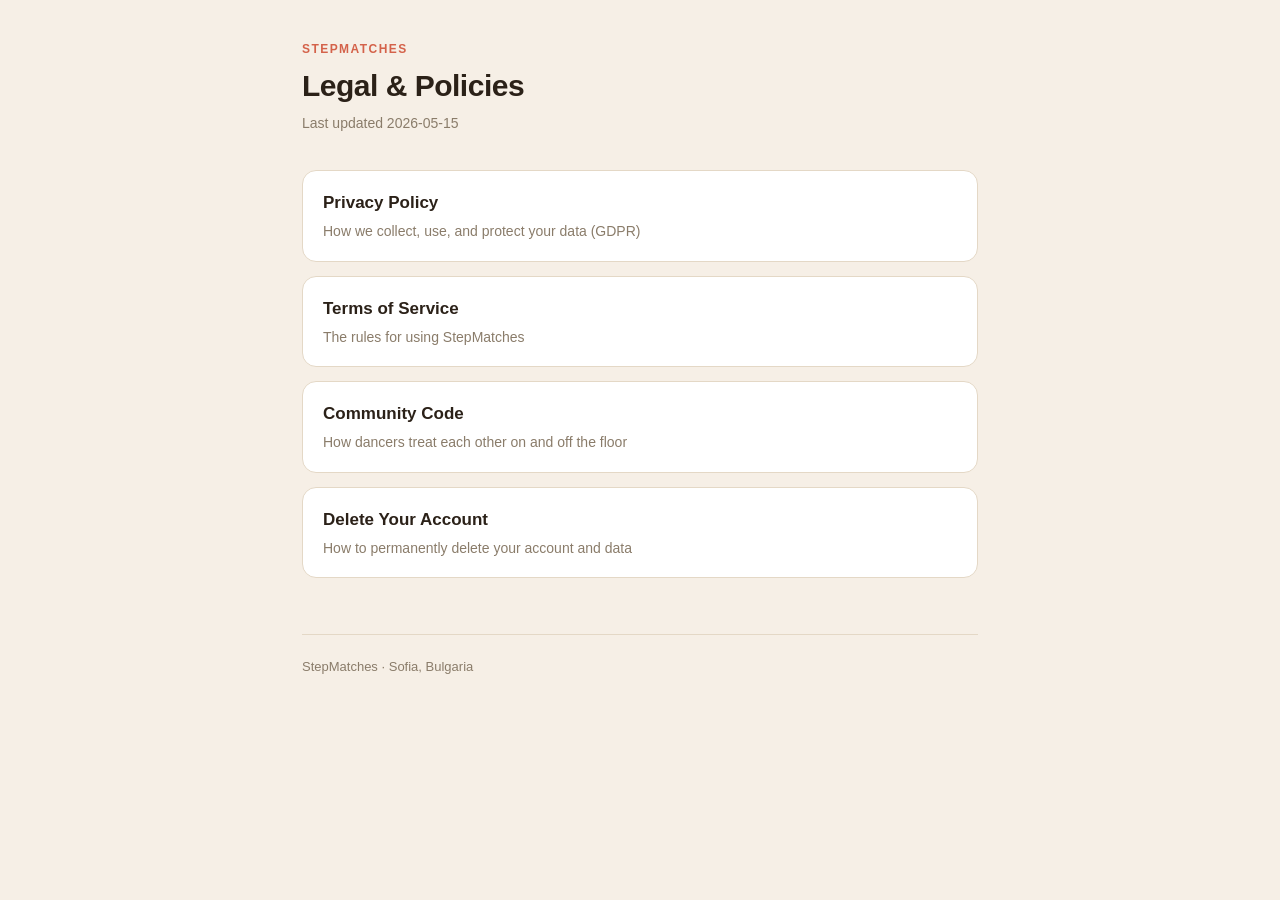
<file: index.html>
<!doctype html>
<html lang="en">
<head>
<meta charset="utf-8">
<meta name="viewport" content="width=device-width, initial-scale=1">
<title>StepMatches — Legal & Policies</title>
<link rel="stylesheet" href="style.css">
</head>
<body>
<main class="wrap">
  <p class="eyebrow">StepMatches</p>
  <h1>Legal &amp; Policies</h1>
  <p class="updated">Last updated 2026-05-15</p>

  <ul class="home-list">
    <li><a href="privacy.html">Privacy Policy<small>How we collect, use, and protect your data (GDPR)</small></a></li>
    <li><a href="terms.html">Terms of Service<small>The rules for using StepMatches</small></a></li>
    <li><a href="community-code.html">Community Code<small>How dancers treat each other on and off the floor</small></a></li>
    <li><a href="account-deletion.html">Delete Your Account<small>How to permanently delete your account and data</small></a></li>
  </ul>

  <footer>
    StepMatches · Sofia, Bulgaria
  </footer>
</main>
</body>
</html>
</file>
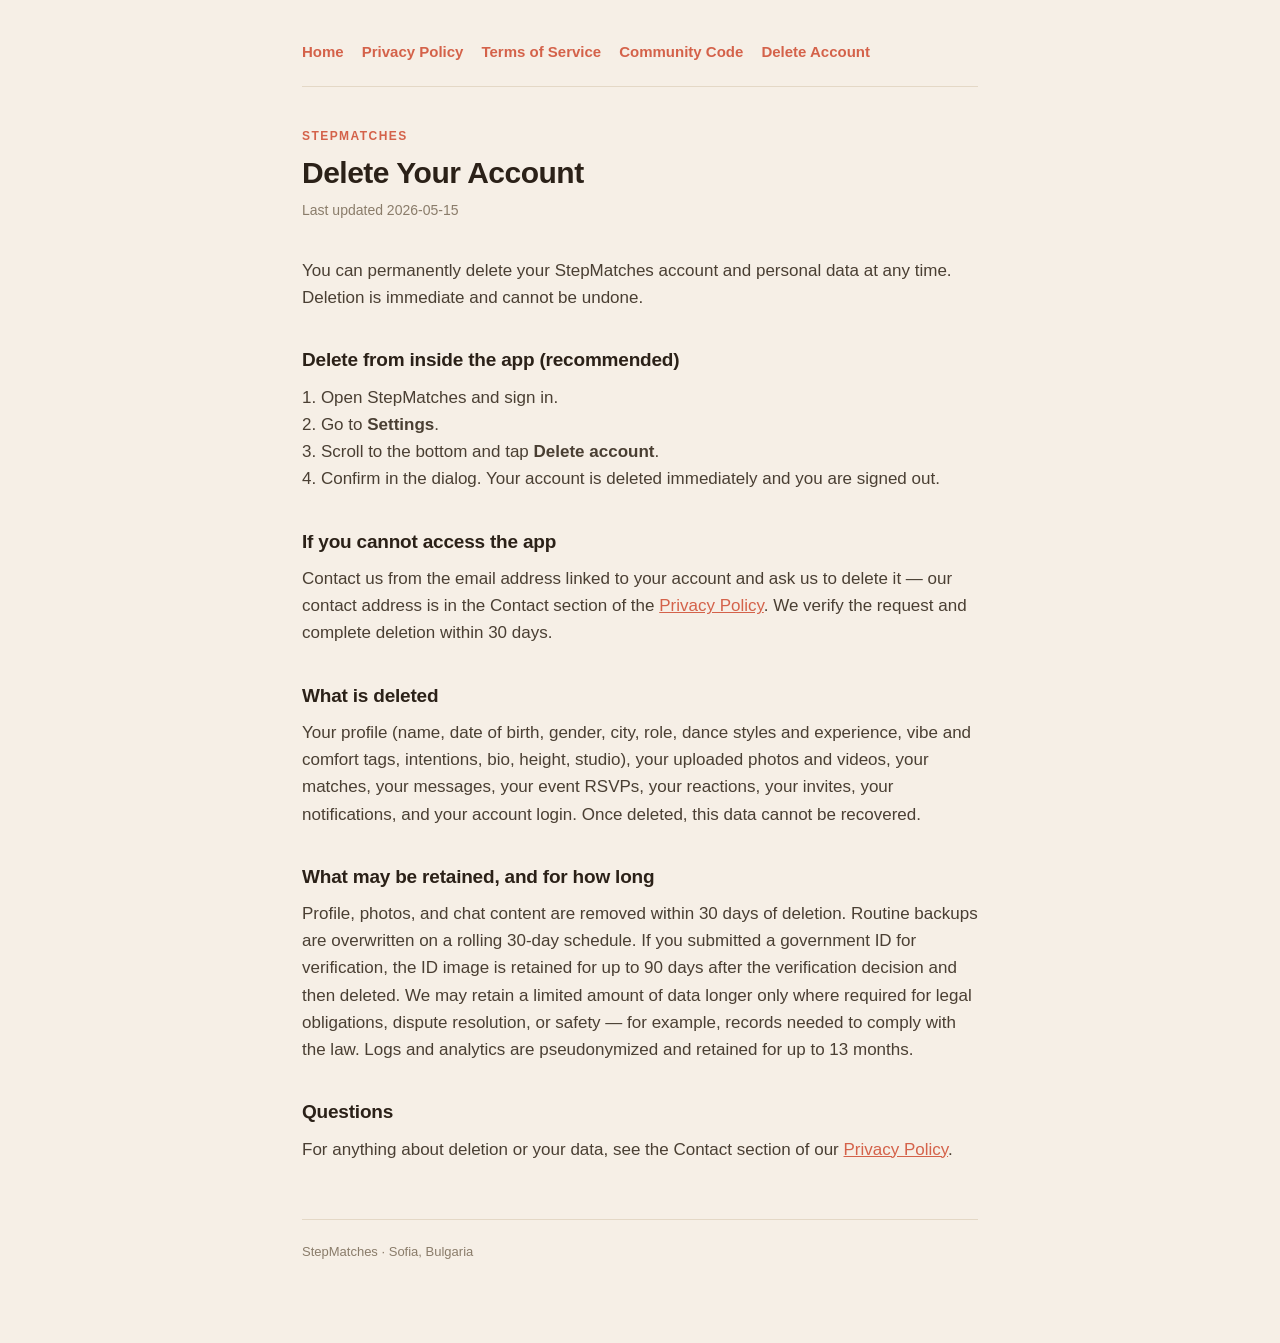
<file: account-deletion.html>
<!doctype html>
<html lang="en">
<head>
<meta charset="utf-8">
<meta name="viewport" content="width=device-width, initial-scale=1">
<title>StepMatches — Delete Your Account</title>
<link rel="stylesheet" href="style.css">
</head>
<body>
<main class="wrap">
  <nav class="nav">
    <a href="index.html">Home</a>
    <a href="privacy.html">Privacy Policy</a>
    <a href="terms.html">Terms of Service</a>
    <a href="community-code.html">Community Code</a>
    <a href="account-deletion.html">Delete Account</a>
  </nav>

  <p class="eyebrow">StepMatches</p>
  <h1>Delete Your Account</h1>
  <p class="updated">Last updated 2026-05-15</p>

  <p>You can permanently delete your StepMatches account and personal data at any time. Deletion is immediate and cannot be undone.</p>

  <h2>Delete from inside the app (recommended)</h2>
  <p>1. Open StepMatches and sign in.<br>
     2. Go to <strong>Settings</strong>.<br>
     3. Scroll to the bottom and tap <strong>Delete account</strong>.<br>
     4. Confirm in the dialog. Your account is deleted immediately and you are signed out.</p>

  <h2>If you cannot access the app</h2>
  <p>Contact us from the email address linked to your account and ask us to delete it — our contact address is in the Contact section of the <a href="privacy.html">Privacy Policy</a>. We verify the request and complete deletion within 30 days.</p>

  <h2>What is deleted</h2>
  <p>Your profile (name, date of birth, gender, city, role, dance styles and experience, vibe and comfort tags, intentions, bio, height, studio), your uploaded photos and videos, your matches, your messages, your event RSVPs, your reactions, your invites, your notifications, and your account login. Once deleted, this data cannot be recovered.</p>

  <h2>What may be retained, and for how long</h2>
  <p>Profile, photos, and chat content are removed within 30 days of deletion. Routine backups are overwritten on a rolling 30-day schedule. If you submitted a government ID for verification, the ID image is retained for up to 90 days after the verification decision and then deleted. We may retain a limited amount of data longer only where required for legal obligations, dispute resolution, or safety — for example, records needed to comply with the law. Logs and analytics are pseudonymized and retained for up to 13 months.</p>

  <h2>Questions</h2>
  <p>For anything about deletion or your data, see the Contact section of our <a href="privacy.html">Privacy Policy</a>.</p>

  <footer>StepMatches · Sofia, Bulgaria</footer>
</main>
</body>
</html>
</file>
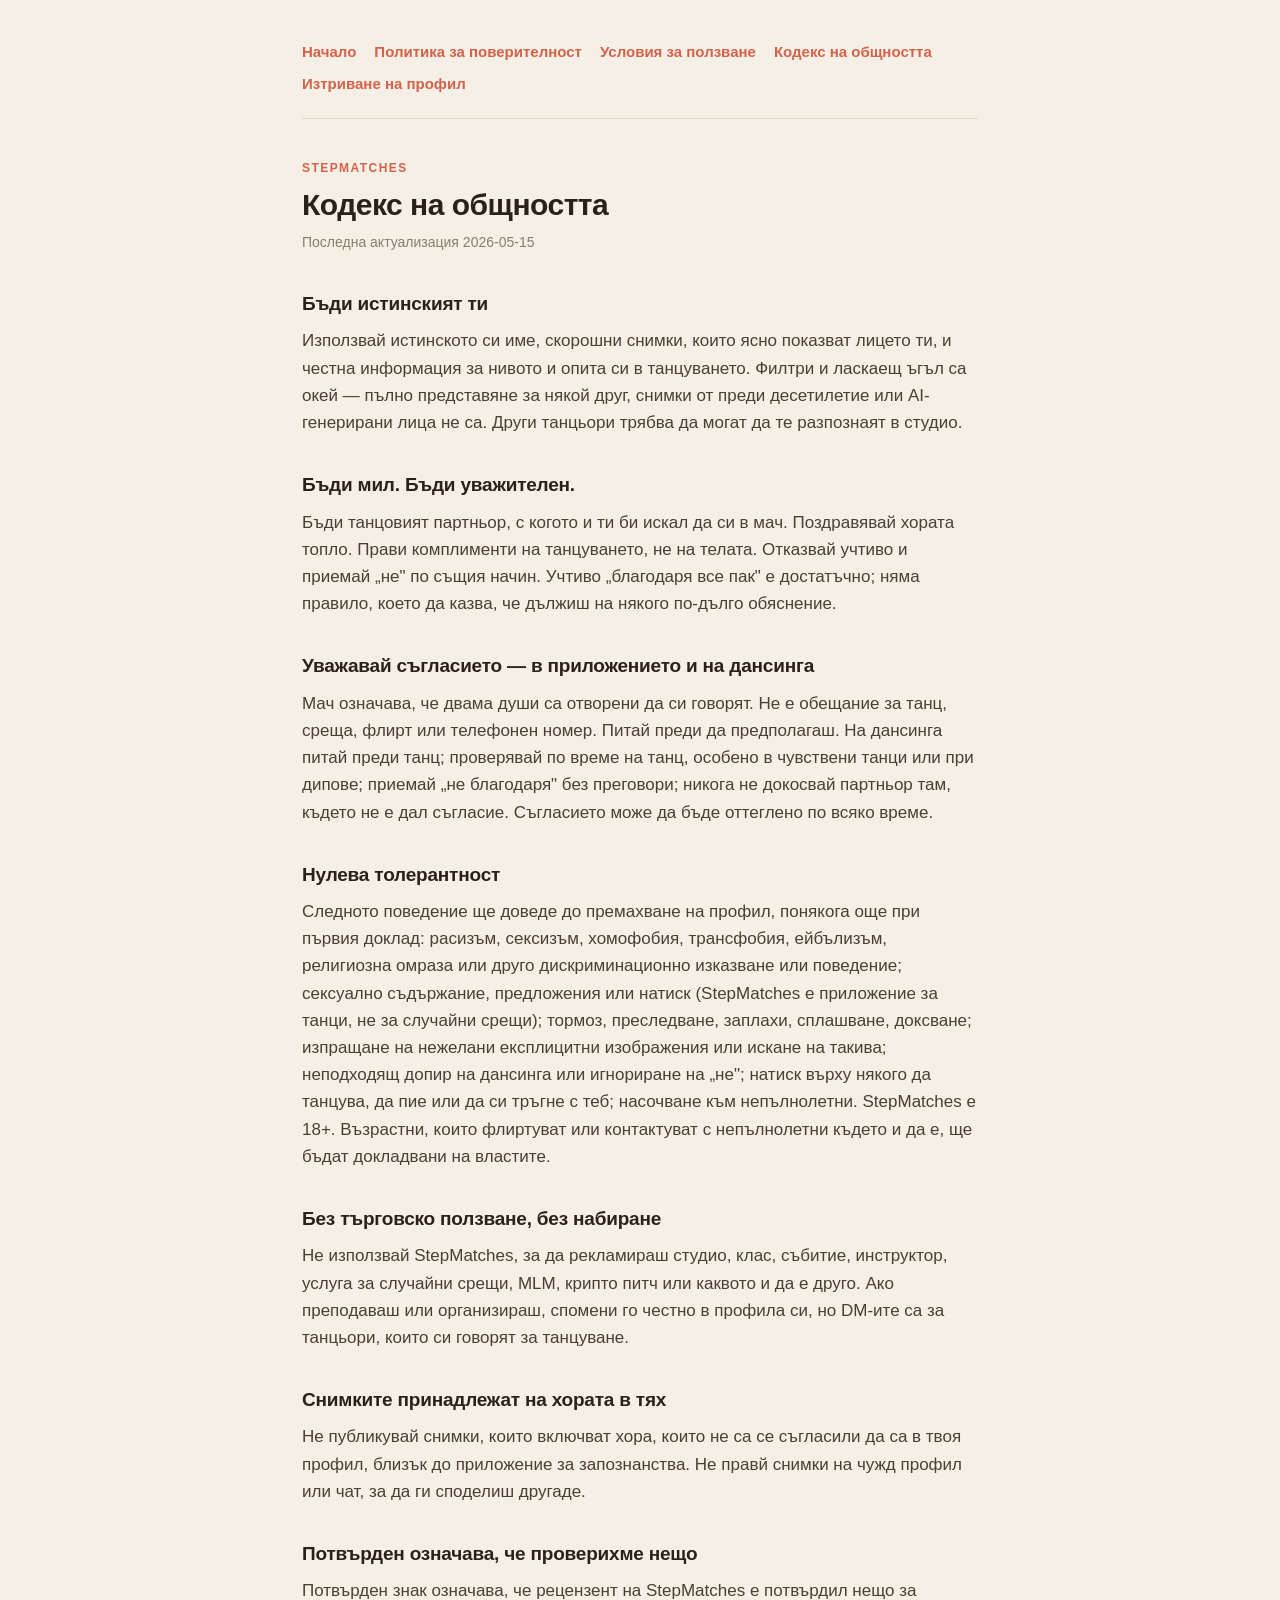
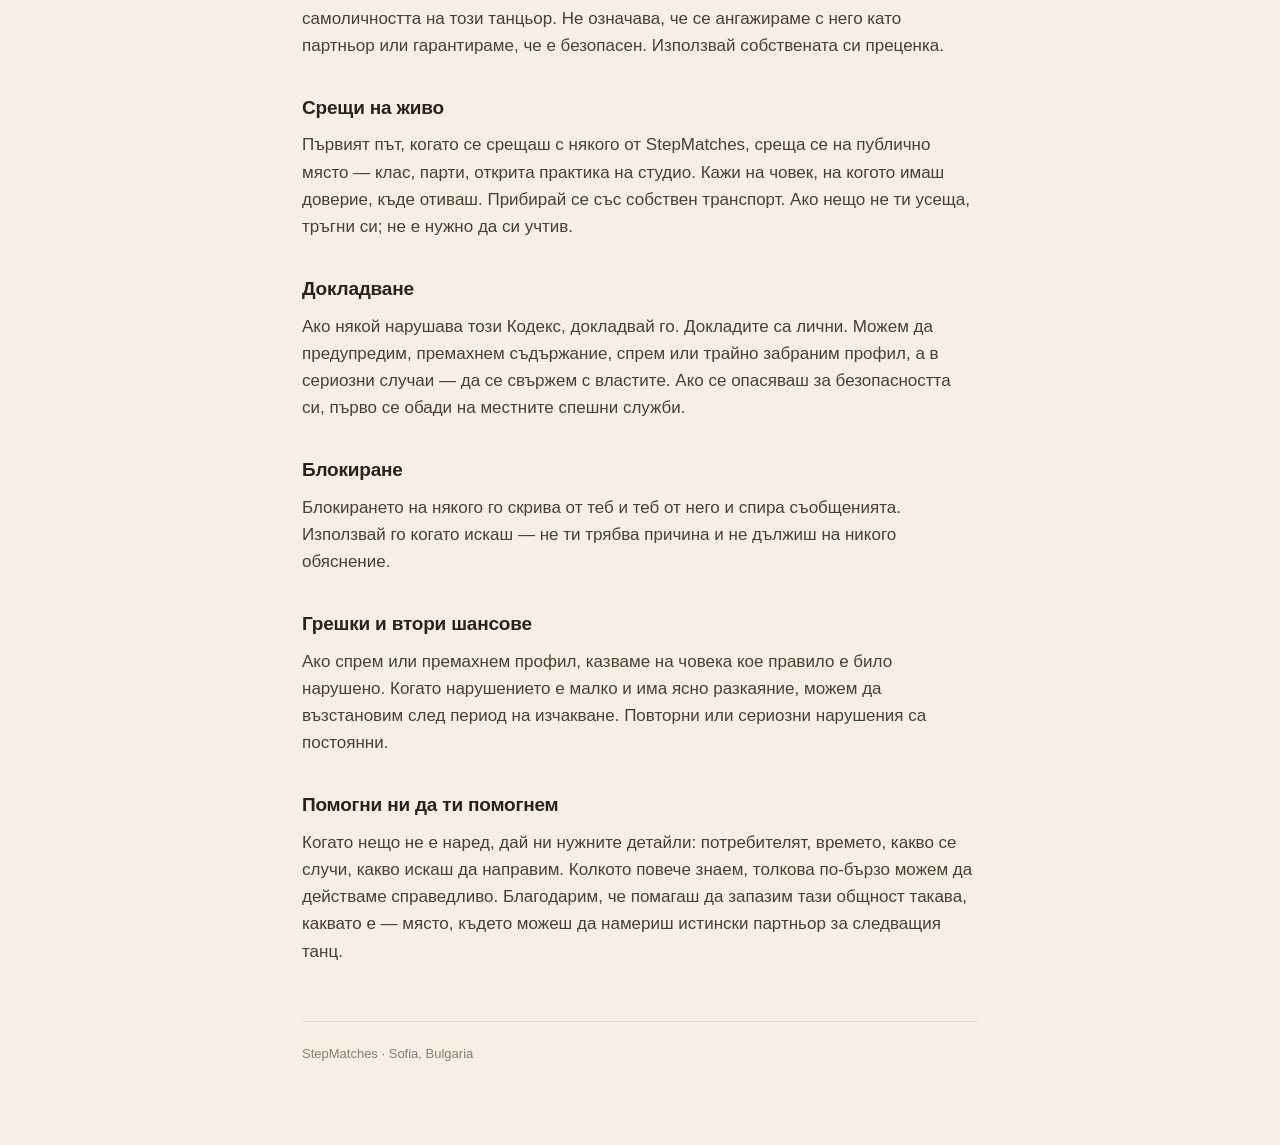
<file: community-code.bg.html>
<!doctype html>
<html lang="bg">
<head>
<meta charset="utf-8">
<meta name="viewport" content="width=device-width, initial-scale=1">
<title>StepMatches — Кодекс на общността</title>
<link rel="stylesheet" href="style.css">
</head>
<body>
<main class="wrap">
  <nav class="nav">
    <a href="index.html">Начало</a>
    <a href="privacy.bg.html">Политика за поверителност</a>
    <a href="terms.bg.html">Условия за ползване</a>
    <a href="community-code.bg.html">Кодекс на общността</a>
    <a href="account-deletion.html">Изтриване на профил</a>
  </nav>

  <p class="eyebrow">StepMatches</p>
  <h1>Кодекс на общността</h1>
  <p class="updated">Последна актуализация 2026-05-15</p>

  <h2>Бъди истинският ти</h2>
  <p>Използвай истинското си име, скорошни снимки, които ясно показват лицето ти, и честна информация за нивото и опита си в танцуването. Филтри и ласкаещ ъгъл са окей — пълно представяне за някой друг, снимки от преди десетилетие или AI-генерирани лица не са. Други танцьори трябва да могат да те разпознаят в студио.</p>

  <h2>Бъди мил. Бъди уважителен.</h2>
  <p>Бъди танцовият партньор, с когото и ти би искал да си в мач. Поздравявай хората топло. Прави комплименти на танцуването, не на телата. Отказвай учтиво и приемай „не" по същия начин. Учтиво „благодаря все пак" е достатъчно; няма правило, което да казва, че дължиш на някого по-дълго обяснение.</p>

  <h2>Уважавай съгласието — в приложението и на дансинга</h2>
  <p>Мач означава, че двама души са отворени да си говорят. Не е обещание за танц, среща, флирт или телефонен номер. Питай преди да предполагаш. На дансинга питай преди танц; проверявай по време на танц, особено в чувствени танци или при дипове; приемай „не благодаря" без преговори; никога не докосвай партньор там, където не е дал съгласие. Съгласието може да бъде оттеглено по всяко време.</p>

  <h2>Нулева толерантност</h2>
  <p>Следното поведение ще доведе до премахване на профил, понякога още при първия доклад: расизъм, сексизъм, хомофобия, трансфобия, ейбълизъм, религиозна омраза или друго дискриминационно изказване или поведение; сексуално съдържание, предложения или натиск (StepMatches е приложение за танци, не за случайни срещи); тормоз, преследване, заплахи, сплашване, доксване; изпращане на нежелани експлицитни изображения или искане на такива; неподходящ допир на дансинга или игнориране на „не"; натиск върху някого да танцува, да пие или да си тръгне с теб; насочване към непълнолетни. StepMatches е 18+. Възрастни, които флиртуват или контактуват с непълнолетни където и да е, ще бъдат докладвани на властите.</p>

  <h2>Без търговско ползване, без набиране</h2>
  <p>Не използвай StepMatches, за да рекламираш студио, клас, събитие, инструктор, услуга за случайни срещи, MLM, крипто питч или каквото и да е друго. Ако преподаваш или организираш, спомени го честно в профила си, но DM-ите са за танцьори, които си говорят за танцуване.</p>

  <h2>Снимките принадлежат на хората в тях</h2>
  <p>Не публикувай снимки, които включват хора, които не са се съгласили да са в твоя профил, близък до приложение за запознанства. Не правй снимки на чужд профил или чат, за да ги споделиш другаде.</p>

  <h2>Потвърден означава, че проверихме нещо</h2>
  <p>Потвърден знак означава, че рецензент на StepMatches е потвърдил нещо за самоличността на този танцьор. Не означава, че се ангажираме с него като партньор или гарантираме, че е безопасен. Използвай собствената си преценка.</p>

  <h2>Срещи на живо</h2>
  <p>Първият път, когато се срещаш с някого от StepMatches, среща се на публично място — клас, парти, открита практика на студио. Кажи на човек, на когото имаш доверие, къде отиваш. Прибирай се със собствен транспорт. Ако нещо не ти усеща, тръгни си; не е нужно да си учтив.</p>

  <h2>Докладване</h2>
  <p>Ако някой нарушава този Кодекс, докладвай го. Докладите са лични. Можем да предупредим, премахнем съдържание, спрем или трайно забраним профил, а в сериозни случаи — да се свържем с властите. Ако се опасяваш за безопасността си, първо се обади на местните спешни служби.</p>

  <h2>Блокиране</h2>
  <p>Блокирането на някого го скрива от теб и теб от него и спира съобщенията. Използвай го когато искаш — не ти трябва причина и не дължиш на никого обяснение.</p>

  <h2>Грешки и втори шансове</h2>
  <p>Ако спрем или премахнем профил, казваме на човека кое правило е било нарушено. Когато нарушението е малко и има ясно разкаяние, можем да възстановим след период на изчакване. Повторни или сериозни нарушения са постоянни.</p>

  <h2>Помогни ни да ти помогнем</h2>
  <p>Когато нещо не е наред, дай ни нужните детайли: потребителят, времето, какво се случи, какво искаш да направим. Колкото повече знаем, толкова по-бързо можем да действаме справедливо. Благодарим, че помагаш да запазим тази общност такава, каквато е — място, където можеш да намериш истински партньор за следващия танц.</p>

  <footer>StepMatches · Sofia, Bulgaria</footer>
</main>
</body>
</html>
</file>
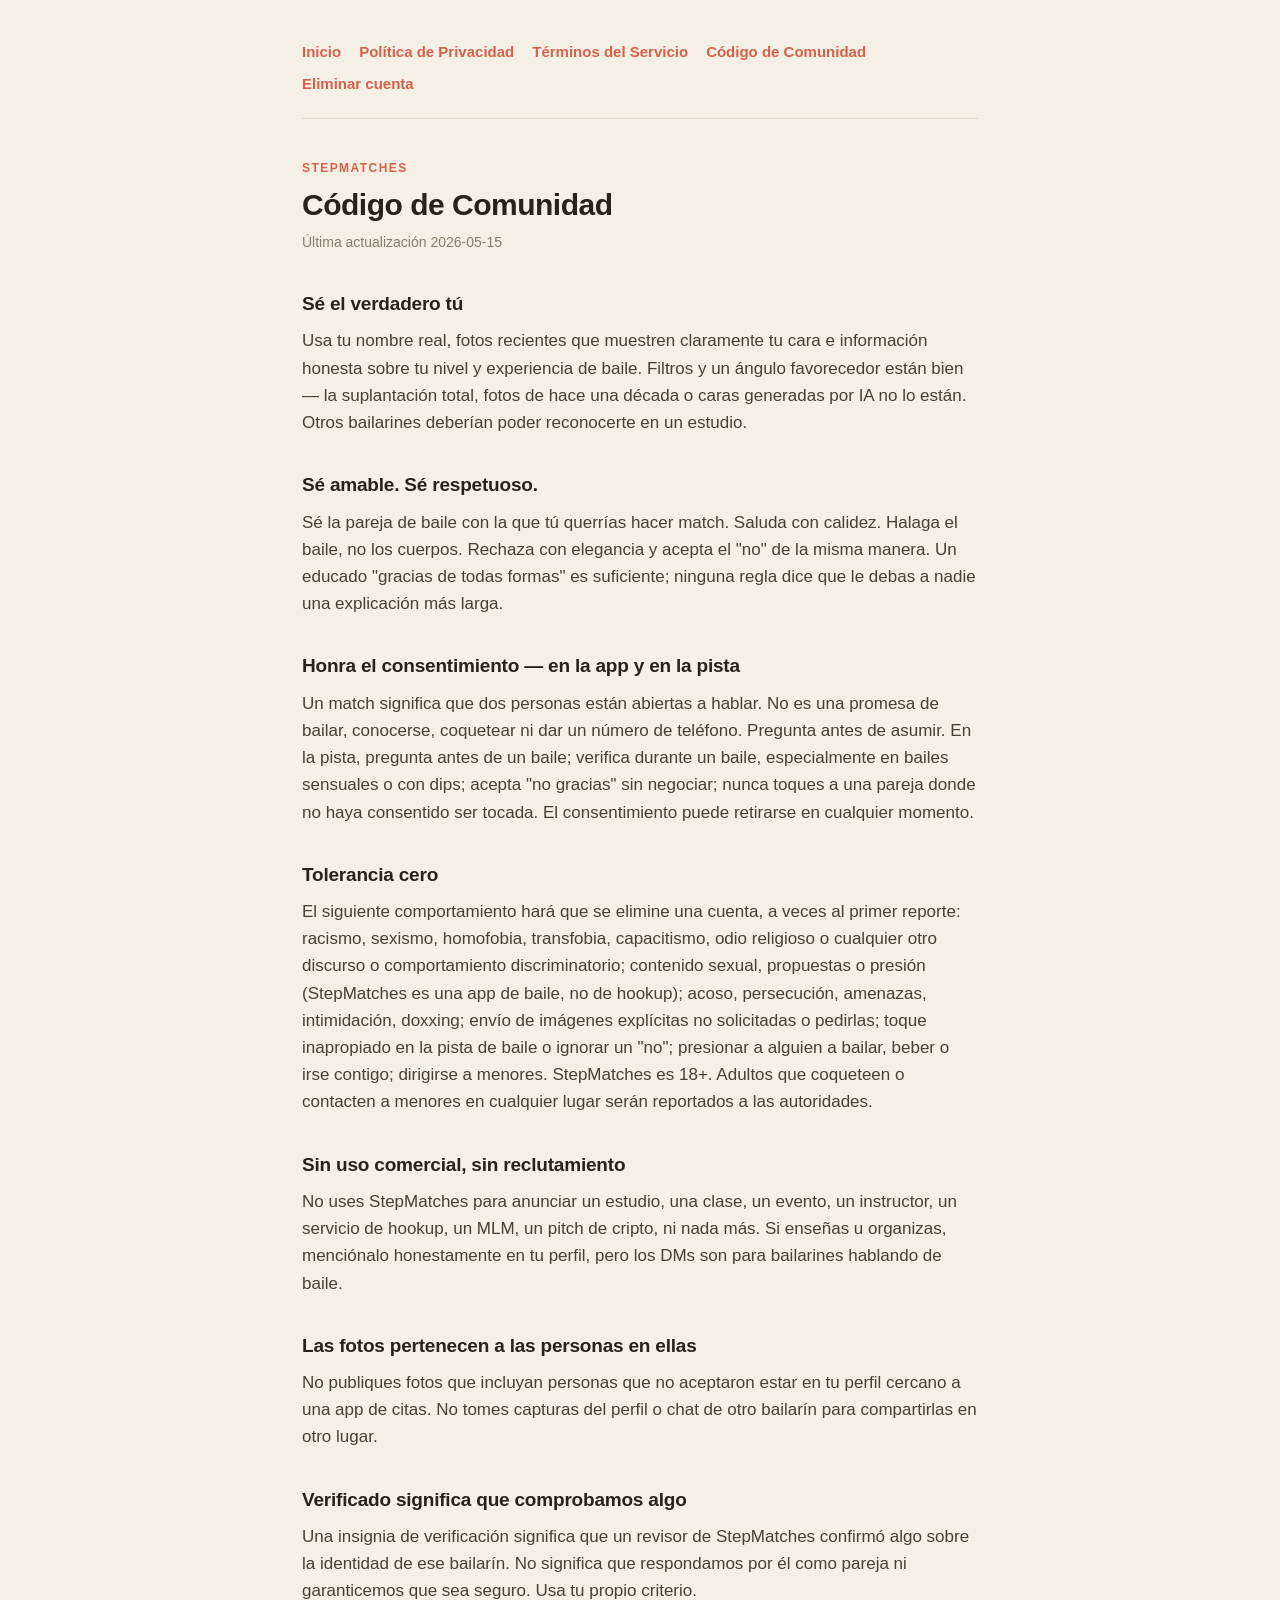
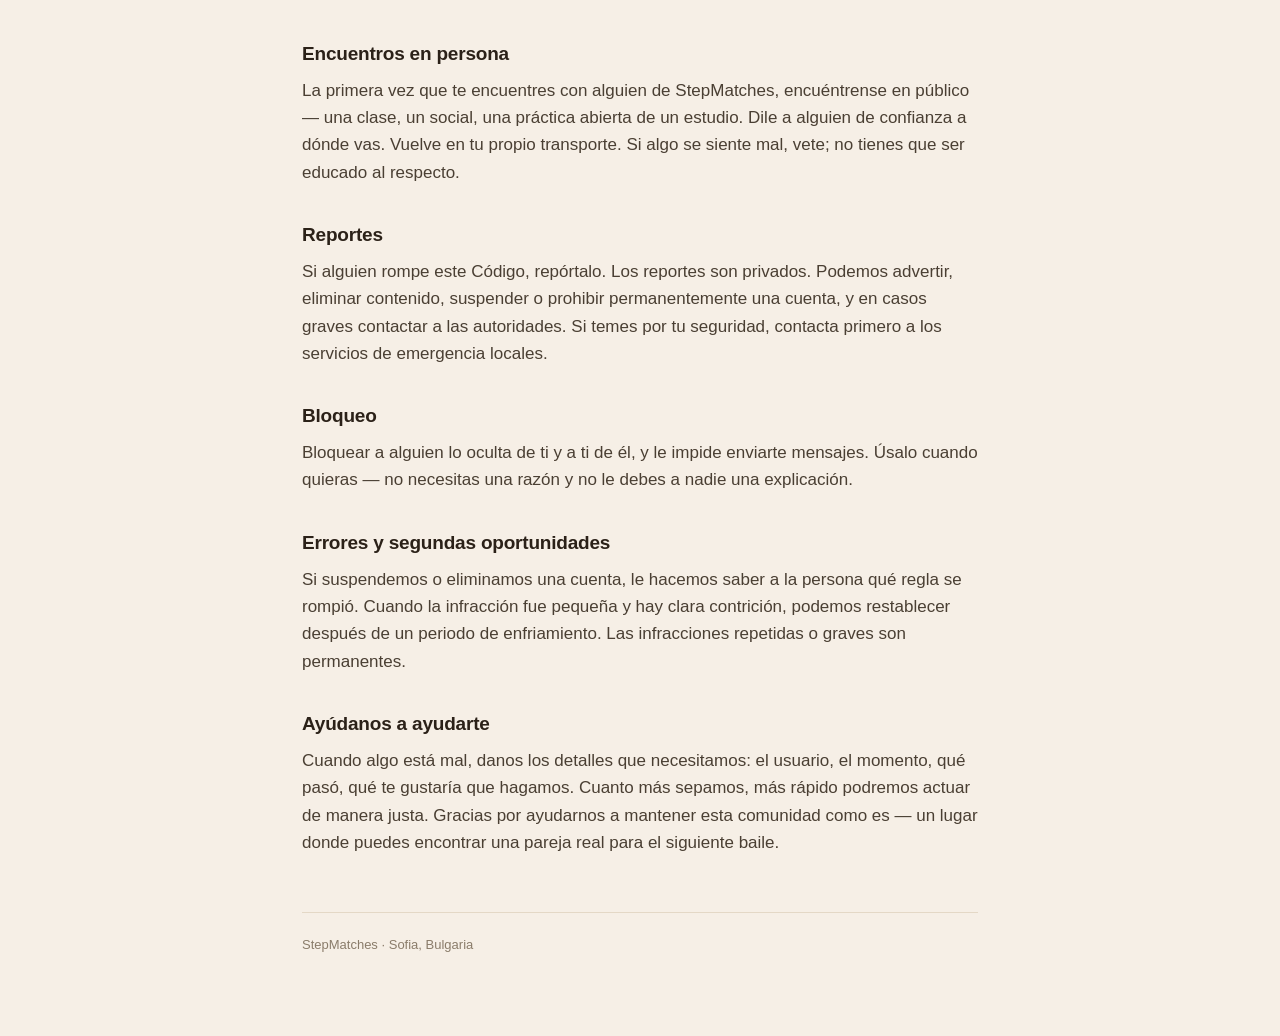
<file: community-code.es.html>
<!doctype html>
<html lang="es">
<head>
<meta charset="utf-8">
<meta name="viewport" content="width=device-width, initial-scale=1">
<title>StepMatches — Código de Comunidad</title>
<link rel="stylesheet" href="style.css">
</head>
<body>
<main class="wrap">
  <nav class="nav">
    <a href="index.html">Inicio</a>
    <a href="privacy.es.html">Política de Privacidad</a>
    <a href="terms.es.html">Términos del Servicio</a>
    <a href="community-code.es.html">Código de Comunidad</a>
    <a href="account-deletion.html">Eliminar cuenta</a>
  </nav>

  <p class="eyebrow">StepMatches</p>
  <h1>Código de Comunidad</h1>
  <p class="updated">Última actualización 2026-05-15</p>

  <h2>Sé el verdadero tú</h2>
  <p>Usa tu nombre real, fotos recientes que muestren claramente tu cara e información honesta sobre tu nivel y experiencia de baile. Filtros y un ángulo favorecedor están bien — la suplantación total, fotos de hace una década o caras generadas por IA no lo están. Otros bailarines deberían poder reconocerte en un estudio.</p>

  <h2>Sé amable. Sé respetuoso.</h2>
  <p>Sé la pareja de baile con la que tú querrías hacer match. Saluda con calidez. Halaga el baile, no los cuerpos. Rechaza con elegancia y acepta el "no" de la misma manera. Un educado "gracias de todas formas" es suficiente; ninguna regla dice que le debas a nadie una explicación más larga.</p>

  <h2>Honra el consentimiento — en la app y en la pista</h2>
  <p>Un match significa que dos personas están abiertas a hablar. No es una promesa de bailar, conocerse, coquetear ni dar un número de teléfono. Pregunta antes de asumir. En la pista, pregunta antes de un baile; verifica durante un baile, especialmente en bailes sensuales o con dips; acepta "no gracias" sin negociar; nunca toques a una pareja donde no haya consentido ser tocada. El consentimiento puede retirarse en cualquier momento.</p>

  <h2>Tolerancia cero</h2>
  <p>El siguiente comportamiento hará que se elimine una cuenta, a veces al primer reporte: racismo, sexismo, homofobia, transfobia, capacitismo, odio religioso o cualquier otro discurso o comportamiento discriminatorio; contenido sexual, propuestas o presión (StepMatches es una app de baile, no de hookup); acoso, persecución, amenazas, intimidación, doxxing; envío de imágenes explícitas no solicitadas o pedirlas; toque inapropiado en la pista de baile o ignorar un "no"; presionar a alguien a bailar, beber o irse contigo; dirigirse a menores. StepMatches es 18+. Adultos que coqueteen o contacten a menores en cualquier lugar serán reportados a las autoridades.</p>

  <h2>Sin uso comercial, sin reclutamiento</h2>
  <p>No uses StepMatches para anunciar un estudio, una clase, un evento, un instructor, un servicio de hookup, un MLM, un pitch de cripto, ni nada más. Si enseñas u organizas, menciónalo honestamente en tu perfil, pero los DMs son para bailarines hablando de baile.</p>

  <h2>Las fotos pertenecen a las personas en ellas</h2>
  <p>No publiques fotos que incluyan personas que no aceptaron estar en tu perfil cercano a una app de citas. No tomes capturas del perfil o chat de otro bailarín para compartirlas en otro lugar.</p>

  <h2>Verificado significa que comprobamos algo</h2>
  <p>Una insignia de verificación significa que un revisor de StepMatches confirmó algo sobre la identidad de ese bailarín. No significa que respondamos por él como pareja ni garanticemos que sea seguro. Usa tu propio criterio.</p>

  <h2>Encuentros en persona</h2>
  <p>La primera vez que te encuentres con alguien de StepMatches, encuéntrense en público — una clase, un social, una práctica abierta de un estudio. Dile a alguien de confianza a dónde vas. Vuelve en tu propio transporte. Si algo se siente mal, vete; no tienes que ser educado al respecto.</p>

  <h2>Reportes</h2>
  <p>Si alguien rompe este Código, repórtalo. Los reportes son privados. Podemos advertir, eliminar contenido, suspender o prohibir permanentemente una cuenta, y en casos graves contactar a las autoridades. Si temes por tu seguridad, contacta primero a los servicios de emergencia locales.</p>

  <h2>Bloqueo</h2>
  <p>Bloquear a alguien lo oculta de ti y a ti de él, y le impide enviarte mensajes. Úsalo cuando quieras — no necesitas una razón y no le debes a nadie una explicación.</p>

  <h2>Errores y segundas oportunidades</h2>
  <p>Si suspendemos o eliminamos una cuenta, le hacemos saber a la persona qué regla se rompió. Cuando la infracción fue pequeña y hay clara contrición, podemos restablecer después de un periodo de enfriamiento. Las infracciones repetidas o graves son permanentes.</p>

  <h2>Ayúdanos a ayudarte</h2>
  <p>Cuando algo está mal, danos los detalles que necesitamos: el usuario, el momento, qué pasó, qué te gustaría que hagamos. Cuanto más sepamos, más rápido podremos actuar de manera justa. Gracias por ayudarnos a mantener esta comunidad como es — un lugar donde puedes encontrar una pareja real para el siguiente baile.</p>

  <footer>StepMatches · Sofia, Bulgaria</footer>
</main>
</body>
</html>
</file>
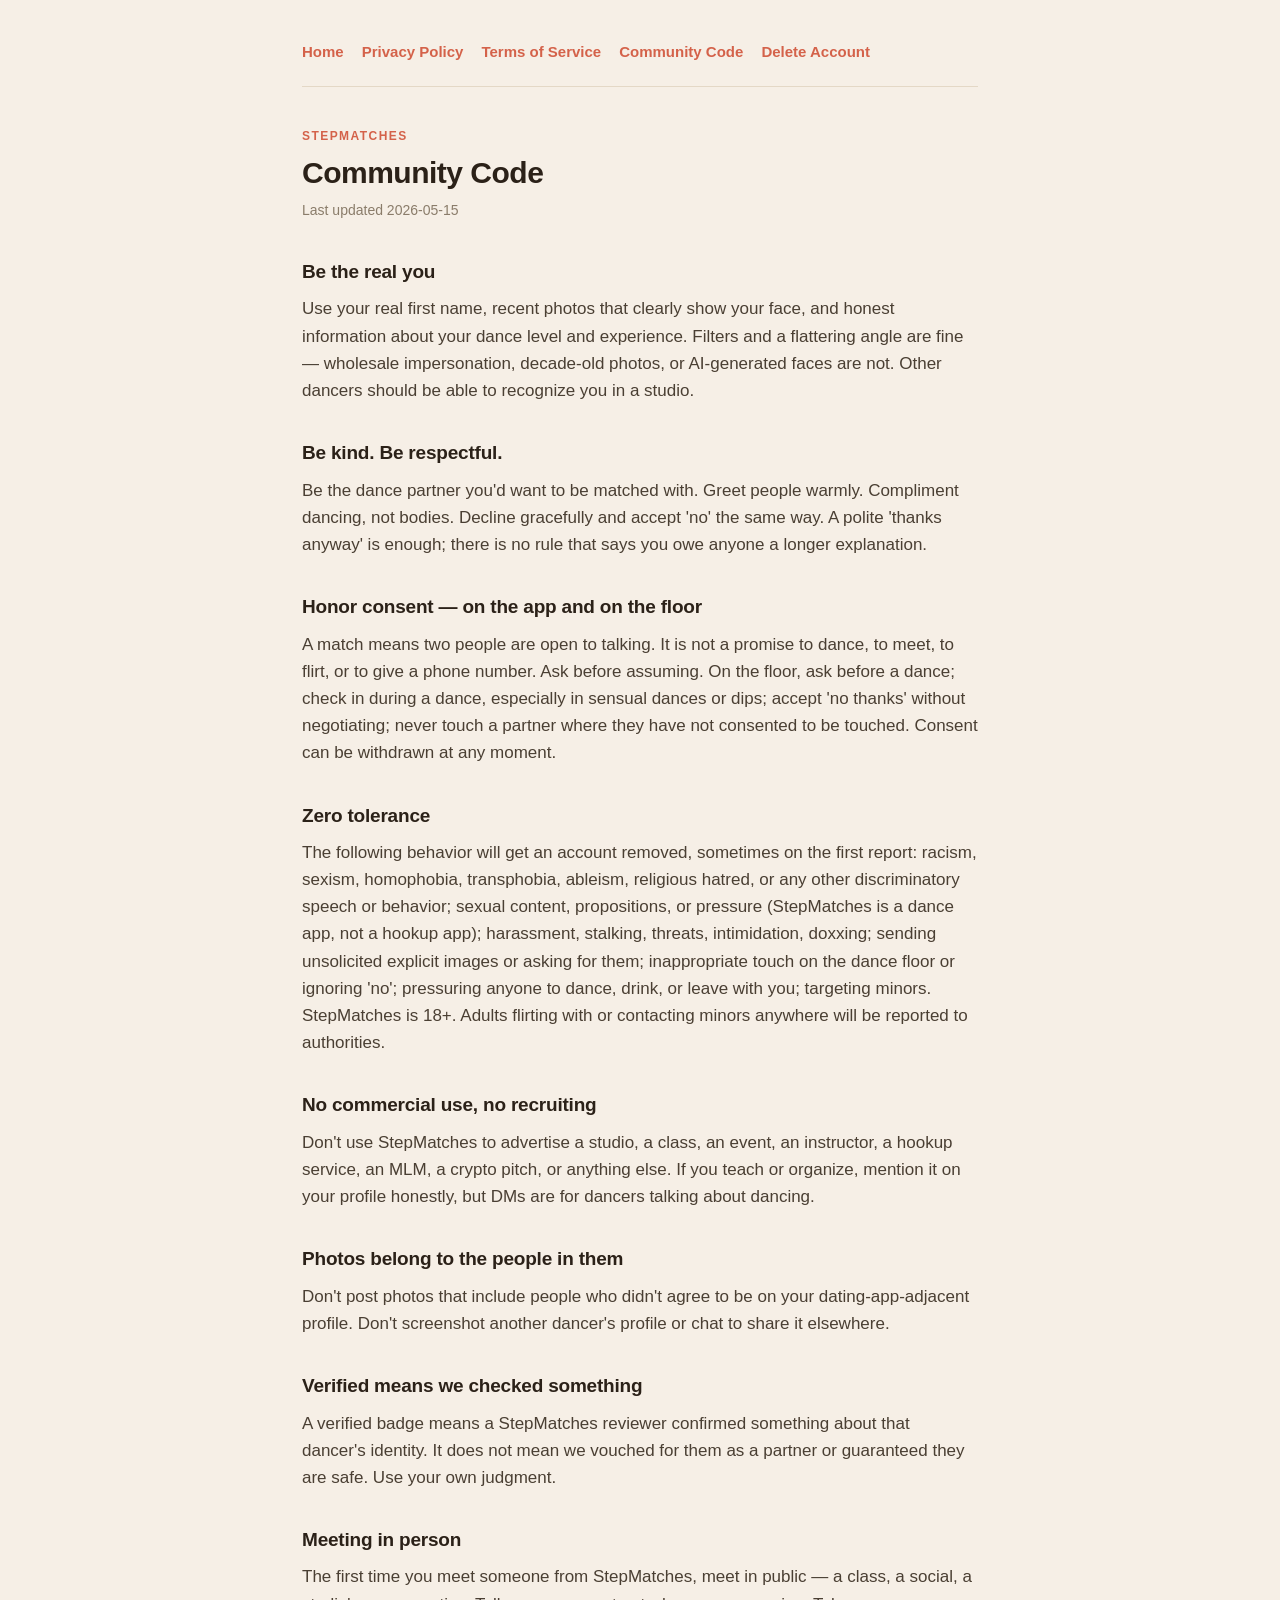
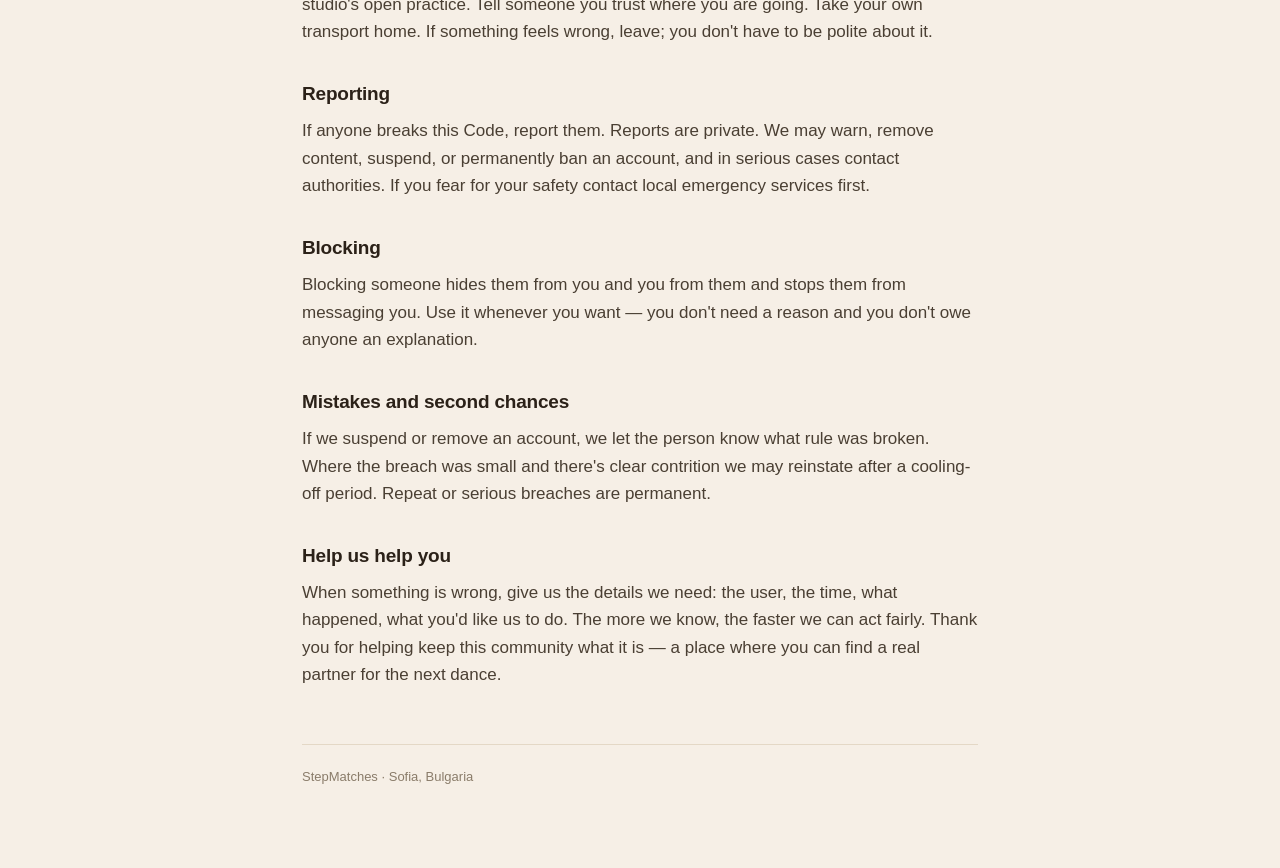
<file: community-code.html>
<!doctype html>
<html lang="en">
<head>
<meta charset="utf-8">
<meta name="viewport" content="width=device-width, initial-scale=1">
<title>StepMatches — Community Code</title>
<link rel="stylesheet" href="style.css">
</head>
<body>
<main class="wrap">
  <nav class="nav">
    <a href="index.html">Home</a>
    <a href="privacy.html">Privacy Policy</a>
    <a href="terms.html">Terms of Service</a>
    <a href="community-code.html">Community Code</a>
    <a href="account-deletion.html">Delete Account</a>
  </nav>

  <p class="eyebrow">StepMatches</p>
  <h1>Community Code</h1>
  <p class="updated">Last updated 2026-05-15</p>

  <h2>Be the real you</h2>
  <p>Use your real first name, recent photos that clearly show your face, and honest information about your dance level and experience. Filters and a flattering angle are fine — wholesale impersonation, decade-old photos, or AI-generated faces are not. Other dancers should be able to recognize you in a studio.</p>

  <h2>Be kind. Be respectful.</h2>
  <p>Be the dance partner you'd want to be matched with. Greet people warmly. Compliment dancing, not bodies. Decline gracefully and accept 'no' the same way. A polite 'thanks anyway' is enough; there is no rule that says you owe anyone a longer explanation.</p>

  <h2>Honor consent — on the app and on the floor</h2>
  <p>A match means two people are open to talking. It is not a promise to dance, to meet, to flirt, or to give a phone number. Ask before assuming. On the floor, ask before a dance; check in during a dance, especially in sensual dances or dips; accept 'no thanks' without negotiating; never touch a partner where they have not consented to be touched. Consent can be withdrawn at any moment.</p>

  <h2>Zero tolerance</h2>
  <p>The following behavior will get an account removed, sometimes on the first report: racism, sexism, homophobia, transphobia, ableism, religious hatred, or any other discriminatory speech or behavior; sexual content, propositions, or pressure (StepMatches is a dance app, not a hookup app); harassment, stalking, threats, intimidation, doxxing; sending unsolicited explicit images or asking for them; inappropriate touch on the dance floor or ignoring 'no'; pressuring anyone to dance, drink, or leave with you; targeting minors. StepMatches is 18+. Adults flirting with or contacting minors anywhere will be reported to authorities.</p>

  <h2>No commercial use, no recruiting</h2>
  <p>Don't use StepMatches to advertise a studio, a class, an event, an instructor, a hookup service, an MLM, a crypto pitch, or anything else. If you teach or organize, mention it on your profile honestly, but DMs are for dancers talking about dancing.</p>

  <h2>Photos belong to the people in them</h2>
  <p>Don't post photos that include people who didn't agree to be on your dating-app-adjacent profile. Don't screenshot another dancer's profile or chat to share it elsewhere.</p>

  <h2>Verified means we checked something</h2>
  <p>A verified badge means a StepMatches reviewer confirmed something about that dancer's identity. It does not mean we vouched for them as a partner or guaranteed they are safe. Use your own judgment.</p>

  <h2>Meeting in person</h2>
  <p>The first time you meet someone from StepMatches, meet in public — a class, a social, a studio's open practice. Tell someone you trust where you are going. Take your own transport home. If something feels wrong, leave; you don't have to be polite about it.</p>

  <h2>Reporting</h2>
  <p>If anyone breaks this Code, report them. Reports are private. We may warn, remove content, suspend, or permanently ban an account, and in serious cases contact authorities. If you fear for your safety contact local emergency services first.</p>

  <h2>Blocking</h2>
  <p>Blocking someone hides them from you and you from them and stops them from messaging you. Use it whenever you want — you don't need a reason and you don't owe anyone an explanation.</p>

  <h2>Mistakes and second chances</h2>
  <p>If we suspend or remove an account, we let the person know what rule was broken. Where the breach was small and there's clear contrition we may reinstate after a cooling-off period. Repeat or serious breaches are permanent.</p>

  <h2>Help us help you</h2>
  <p>When something is wrong, give us the details we need: the user, the time, what happened, what you'd like us to do. The more we know, the faster we can act fairly. Thank you for helping keep this community what it is — a place where you can find a real partner for the next dance.</p>

  <footer>StepMatches · Sofia, Bulgaria</footer>
</main>
</body>
</html>
</file>
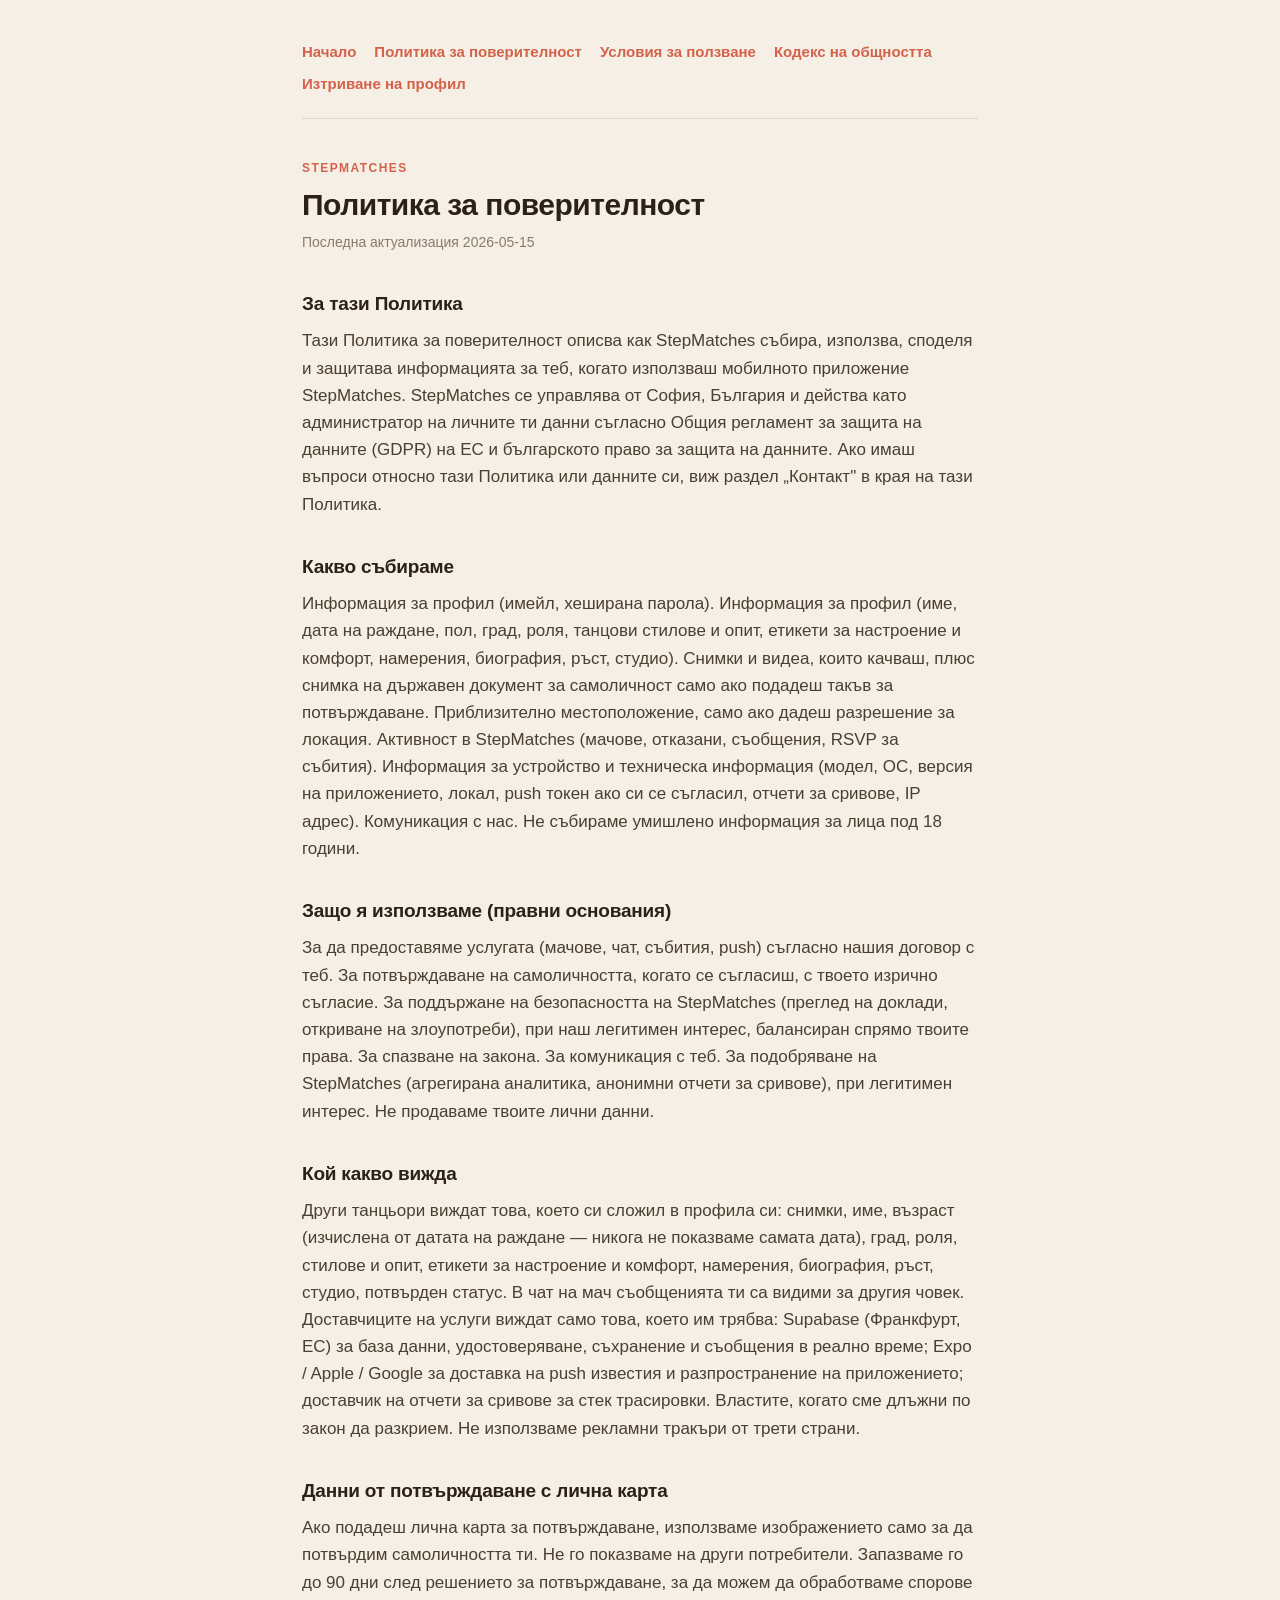
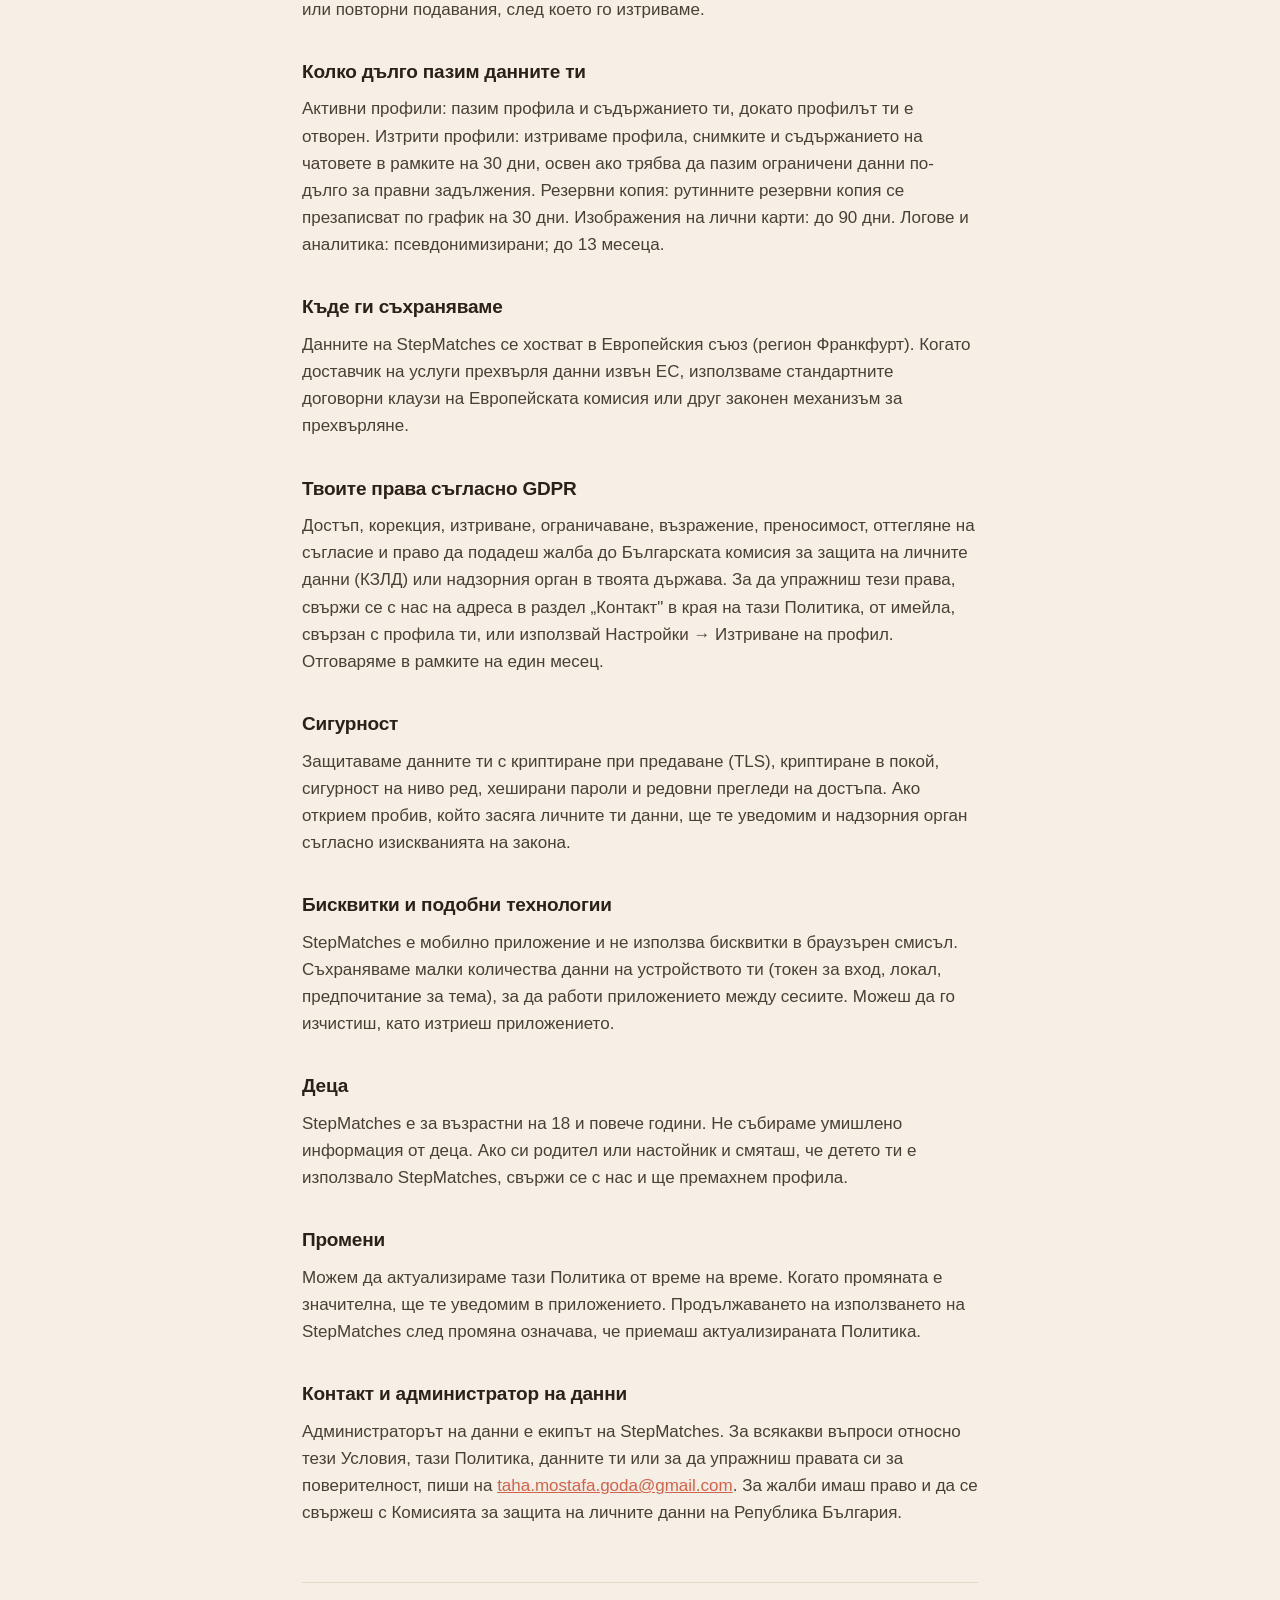
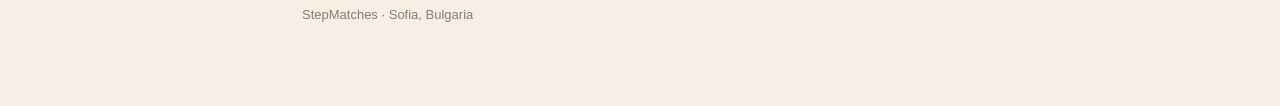
<file: privacy.bg.html>
<!doctype html>
<html lang="bg">
<head>
<meta charset="utf-8">
<meta name="viewport" content="width=device-width, initial-scale=1">
<title>StepMatches — Политика за поверителност</title>
<link rel="stylesheet" href="style.css">
</head>
<body>
<main class="wrap">
  <nav class="nav">
    <a href="index.html">Начало</a>
    <a href="privacy.bg.html">Политика за поверителност</a>
    <a href="terms.bg.html">Условия за ползване</a>
    <a href="community-code.bg.html">Кодекс на общността</a>
    <a href="account-deletion.html">Изтриване на профил</a>
  </nav>

  <p class="eyebrow">StepMatches</p>
  <h1>Политика за поверителност</h1>
  <p class="updated">Последна актуализация 2026-05-15</p>

  <h2>За тази Политика</h2>
  <p>Тази Политика за поверителност описва как StepMatches събира, използва, споделя и защитава информацията за теб, когато използваш мобилното приложение StepMatches. StepMatches се управлява от София, България и действа като администратор на личните ти данни съгласно Общия регламент за защита на данните (GDPR) на ЕС и българското право за защита на данните. Ако имаш въпроси относно тази Политика или данните си, виж раздел „Контакт" в края на тази Политика.</p>

  <h2>Какво събираме</h2>
  <p>Информация за профил (имейл, хеширана парола). Информация за профил (име, дата на раждане, пол, град, роля, танцови стилове и опит, етикети за настроение и комфорт, намерения, биография, ръст, студио). Снимки и видеа, които качваш, плюс снимка на държавен документ за самоличност само ако подадеш такъв за потвърждаване. Приблизително местоположение, само ако дадеш разрешение за локация. Активност в StepMatches (мачове, отказани, съобщения, RSVP за събития). Информация за устройство и техническа информация (модел, ОС, версия на приложението, локал, push токен ако си се съгласил, отчети за сривове, IP адрес). Комуникация с нас. Не събираме умишлено информация за лица под 18 години.</p>

  <h2>Защо я използваме (правни основания)</h2>
  <p>За да предоставяме услугата (мачове, чат, събития, push) съгласно нашия договор с теб. За потвърждаване на самоличността, когато се съгласиш, с твоето изрично съгласие. За поддържане на безопасността на StepMatches (преглед на доклади, откриване на злоупотреби), при наш легитимен интерес, балансиран спрямо твоите права. За спазване на закона. За комуникация с теб. За подобряване на StepMatches (агрегирана аналитика, анонимни отчети за сривове), при легитимен интерес. Не продаваме твоите лични данни.</p>

  <h2>Кой какво вижда</h2>
  <p>Други танцьори виждат това, което си сложил в профила си: снимки, име, възраст (изчислена от датата на раждане — никога не показваме самата дата), град, роля, стилове и опит, етикети за настроение и комфорт, намерения, биография, ръст, студио, потвърден статус. В чат на мач съобщенията ти са видими за другия човек. Доставчиците на услуги виждат само това, което им трябва: Supabase (Франкфурт, ЕС) за база данни, удостоверяване, съхранение и съобщения в реално време; Expo / Apple / Google за доставка на push известия и разпространение на приложението; доставчик на отчети за сривове за стек трасировки. Властите, когато сме длъжни по закон да разкрием. Не използваме рекламни тракъри от трети страни.</p>

  <h2>Данни от потвърждаване с лична карта</h2>
  <p>Ако подадеш лична карта за потвърждаване, използваме изображението само за да потвърдим самоличността ти. Не го показваме на други потребители. Запазваме го до 90 дни след решението за потвърждаване, за да можем да обработваме спорове или повторни подавания, след което го изтриваме.</p>

  <h2>Колко дълго пазим данните ти</h2>
  <p>Активни профили: пазим профила и съдържанието ти, докато профилът ти е отворен. Изтрити профили: изтриваме профила, снимките и съдържанието на чатовете в рамките на 30 дни, освен ако трябва да пазим ограничени данни по-дълго за правни задължения. Резервни копия: рутинните резервни копия се презаписват по график на 30 дни. Изображения на лични карти: до 90 дни. Логове и аналитика: псевдонимизирани; до 13 месеца.</p>

  <h2>Къде ги съхраняваме</h2>
  <p>Данните на StepMatches се хостват в Европейския съюз (регион Франкфурт). Когато доставчик на услуги прехвърля данни извън ЕС, използваме стандартните договорни клаузи на Европейската комисия или друг законен механизъм за прехвърляне.</p>

  <h2>Твоите права съгласно GDPR</h2>
  <p>Достъп, корекция, изтриване, ограничаване, възражение, преносимост, оттегляне на съгласие и право да подадеш жалба до Българската комисия за защита на личните данни (КЗЛД) или надзорния орган в твоята държава. За да упражниш тези права, свържи се с нас на адреса в раздел „Контакт" в края на тази Политика, от имейла, свързан с профила ти, или използвай Настройки → Изтриване на профил. Отговаряме в рамките на един месец.</p>

  <h2>Сигурност</h2>
  <p>Защитаваме данните ти с криптиране при предаване (TLS), криптиране в покой, сигурност на ниво ред, хеширани пароли и редовни прегледи на достъпа. Ако открием пробив, който засяга личните ти данни, ще те уведомим и надзорния орган съгласно изискванията на закона.</p>

  <h2>Бисквитки и подобни технологии</h2>
  <p>StepMatches е мобилно приложение и не използва бисквитки в браузърен смисъл. Съхраняваме малки количества данни на устройството ти (токен за вход, локал, предпочитание за тема), за да работи приложението между сесиите. Можеш да го изчистиш, като изтриеш приложението.</p>

  <h2>Деца</h2>
  <p>StepMatches е за възрастни на 18 и повече години. Не събираме умишлено информация от деца. Ако си родител или настойник и смяташ, че детето ти е използвало StepMatches, свържи се с нас и ще премахнем профила.</p>

  <h2>Промени</h2>
  <p>Можем да актуализираме тази Политика от време на време. Когато промяната е значителна, ще те уведомим в приложението. Продължаването на използването на StepMatches след промяна означава, че приемаш актуализираната Политика.</p>

  <h2>Контакт и администратор на данни</h2>
  <p>Администраторът на данни е екипът на StepMatches. За всякакви въпроси относно тези Условия, тази Политика, данните ти или за да упражниш правата си за поверителност, пиши на <a href="mailto:taha.mostafa.goda@gmail.com">taha.mostafa.goda@gmail.com</a>. За жалби имаш право и да се свържеш с Комисията за защита на личните данни на Република България.</p>

  <footer>StepMatches · Sofia, Bulgaria</footer>
</main>
</body>
</html>
</file>
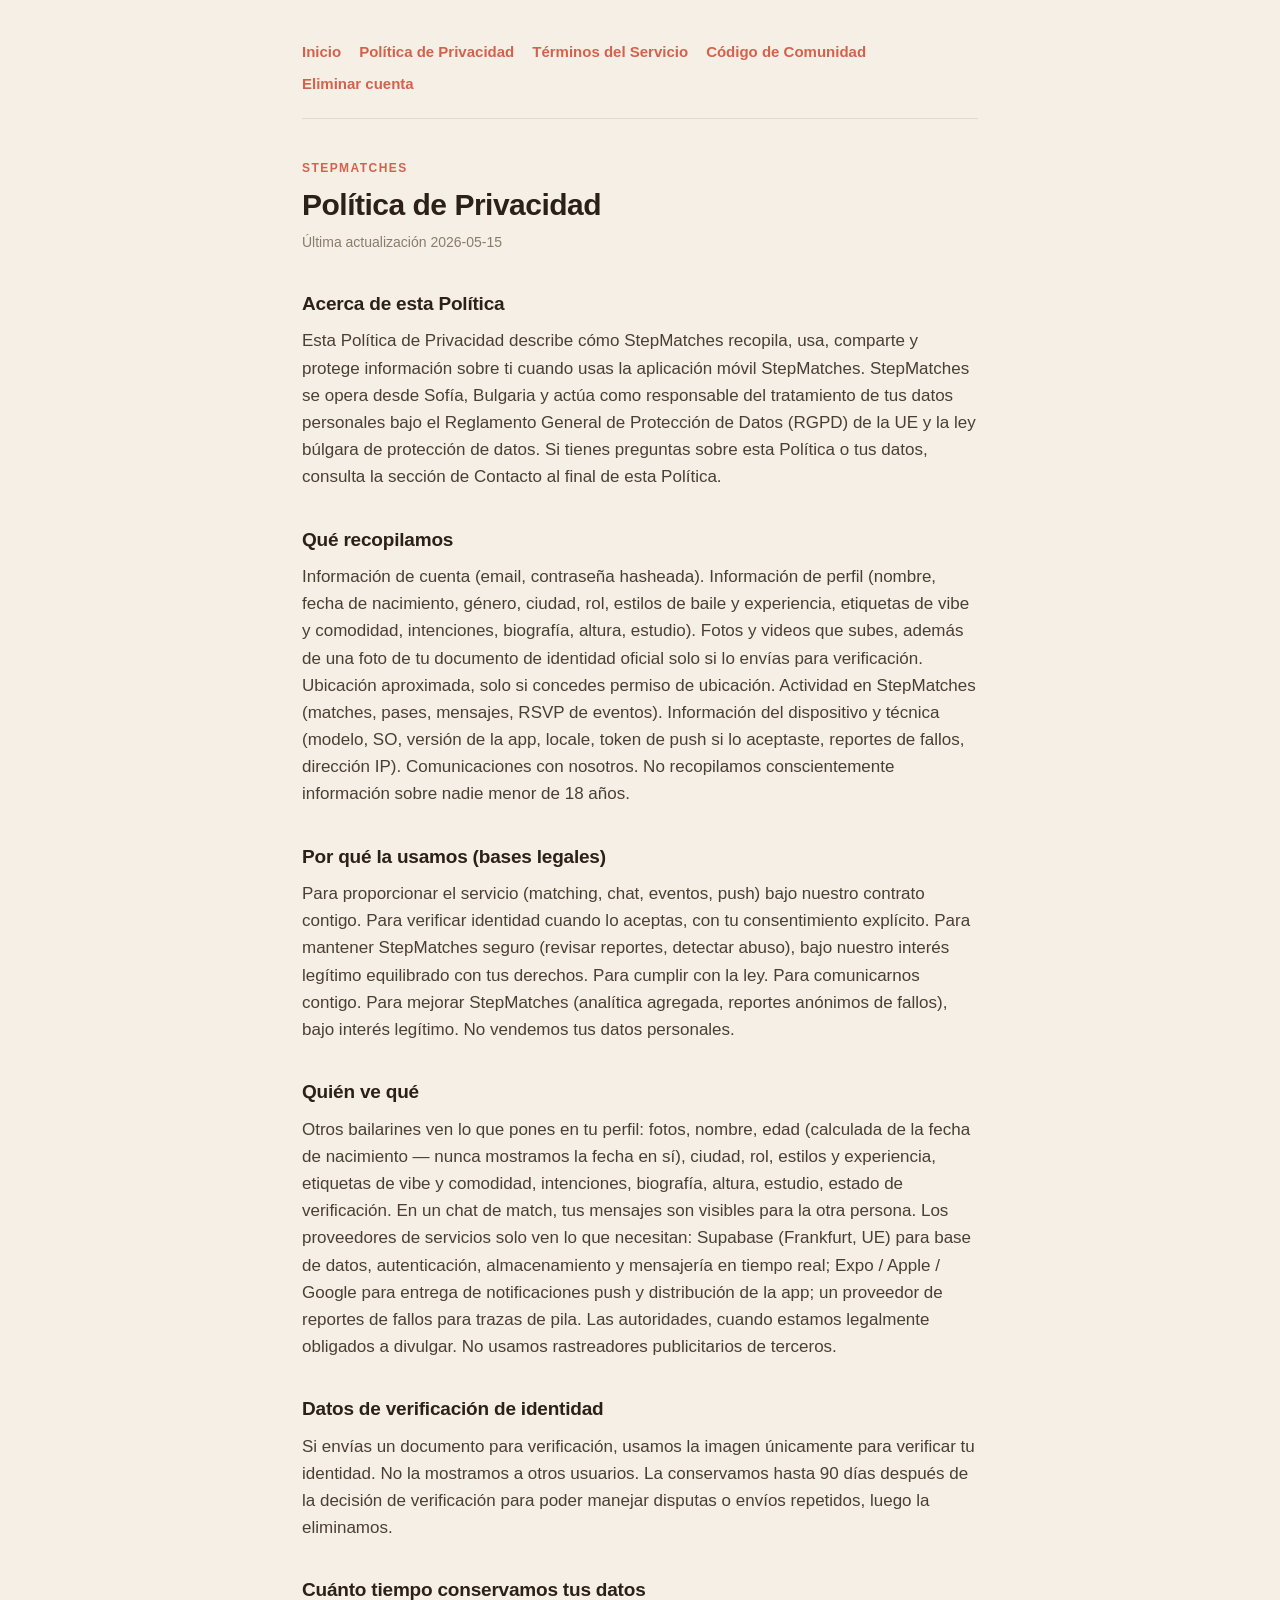
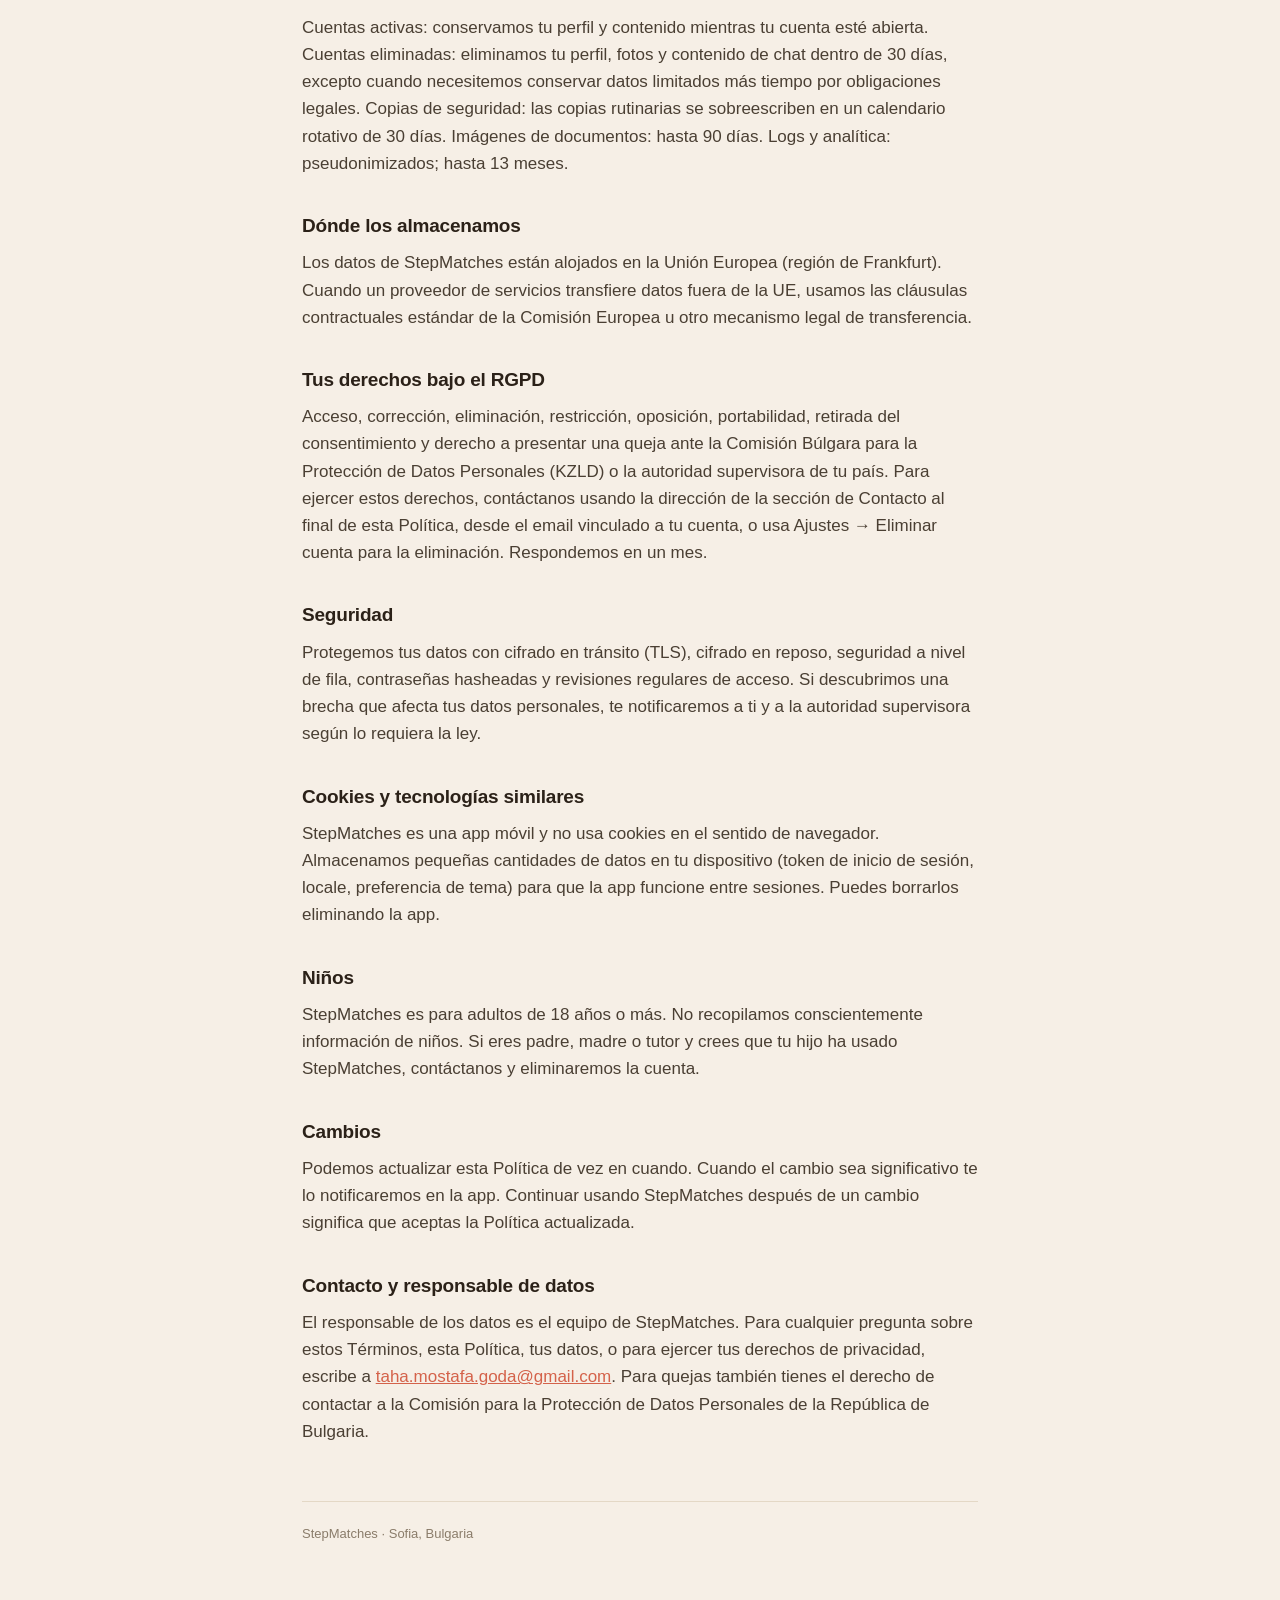
<file: privacy.es.html>
<!doctype html>
<html lang="es">
<head>
<meta charset="utf-8">
<meta name="viewport" content="width=device-width, initial-scale=1">
<title>StepMatches — Política de Privacidad</title>
<link rel="stylesheet" href="style.css">
</head>
<body>
<main class="wrap">
  <nav class="nav">
    <a href="index.html">Inicio</a>
    <a href="privacy.es.html">Política de Privacidad</a>
    <a href="terms.es.html">Términos del Servicio</a>
    <a href="community-code.es.html">Código de Comunidad</a>
    <a href="account-deletion.html">Eliminar cuenta</a>
  </nav>

  <p class="eyebrow">StepMatches</p>
  <h1>Política de Privacidad</h1>
  <p class="updated">Última actualización 2026-05-15</p>

  <h2>Acerca de esta Política</h2>
  <p>Esta Política de Privacidad describe cómo StepMatches recopila, usa, comparte y protege información sobre ti cuando usas la aplicación móvil StepMatches. StepMatches se opera desde Sofía, Bulgaria y actúa como responsable del tratamiento de tus datos personales bajo el Reglamento General de Protección de Datos (RGPD) de la UE y la ley búlgara de protección de datos. Si tienes preguntas sobre esta Política o tus datos, consulta la sección de Contacto al final de esta Política.</p>

  <h2>Qué recopilamos</h2>
  <p>Información de cuenta (email, contraseña hasheada). Información de perfil (nombre, fecha de nacimiento, género, ciudad, rol, estilos de baile y experiencia, etiquetas de vibe y comodidad, intenciones, biografía, altura, estudio). Fotos y videos que subes, además de una foto de tu documento de identidad oficial solo si lo envías para verificación. Ubicación aproximada, solo si concedes permiso de ubicación. Actividad en StepMatches (matches, pases, mensajes, RSVP de eventos). Información del dispositivo y técnica (modelo, SO, versión de la app, locale, token de push si lo aceptaste, reportes de fallos, dirección IP). Comunicaciones con nosotros. No recopilamos conscientemente información sobre nadie menor de 18 años.</p>

  <h2>Por qué la usamos (bases legales)</h2>
  <p>Para proporcionar el servicio (matching, chat, eventos, push) bajo nuestro contrato contigo. Para verificar identidad cuando lo aceptas, con tu consentimiento explícito. Para mantener StepMatches seguro (revisar reportes, detectar abuso), bajo nuestro interés legítimo equilibrado con tus derechos. Para cumplir con la ley. Para comunicarnos contigo. Para mejorar StepMatches (analítica agregada, reportes anónimos de fallos), bajo interés legítimo. No vendemos tus datos personales.</p>

  <h2>Quién ve qué</h2>
  <p>Otros bailarines ven lo que pones en tu perfil: fotos, nombre, edad (calculada de la fecha de nacimiento — nunca mostramos la fecha en sí), ciudad, rol, estilos y experiencia, etiquetas de vibe y comodidad, intenciones, biografía, altura, estudio, estado de verificación. En un chat de match, tus mensajes son visibles para la otra persona. Los proveedores de servicios solo ven lo que necesitan: Supabase (Frankfurt, UE) para base de datos, autenticación, almacenamiento y mensajería en tiempo real; Expo / Apple / Google para entrega de notificaciones push y distribución de la app; un proveedor de reportes de fallos para trazas de pila. Las autoridades, cuando estamos legalmente obligados a divulgar. No usamos rastreadores publicitarios de terceros.</p>

  <h2>Datos de verificación de identidad</h2>
  <p>Si envías un documento para verificación, usamos la imagen únicamente para verificar tu identidad. No la mostramos a otros usuarios. La conservamos hasta 90 días después de la decisión de verificación para poder manejar disputas o envíos repetidos, luego la eliminamos.</p>

  <h2>Cuánto tiempo conservamos tus datos</h2>
  <p>Cuentas activas: conservamos tu perfil y contenido mientras tu cuenta esté abierta. Cuentas eliminadas: eliminamos tu perfil, fotos y contenido de chat dentro de 30 días, excepto cuando necesitemos conservar datos limitados más tiempo por obligaciones legales. Copias de seguridad: las copias rutinarias se sobreescriben en un calendario rotativo de 30 días. Imágenes de documentos: hasta 90 días. Logs y analítica: pseudonimizados; hasta 13 meses.</p>

  <h2>Dónde los almacenamos</h2>
  <p>Los datos de StepMatches están alojados en la Unión Europea (región de Frankfurt). Cuando un proveedor de servicios transfiere datos fuera de la UE, usamos las cláusulas contractuales estándar de la Comisión Europea u otro mecanismo legal de transferencia.</p>

  <h2>Tus derechos bajo el RGPD</h2>
  <p>Acceso, corrección, eliminación, restricción, oposición, portabilidad, retirada del consentimiento y derecho a presentar una queja ante la Comisión Búlgara para la Protección de Datos Personales (KZLD) o la autoridad supervisora de tu país. Para ejercer estos derechos, contáctanos usando la dirección de la sección de Contacto al final de esta Política, desde el email vinculado a tu cuenta, o usa Ajustes → Eliminar cuenta para la eliminación. Respondemos en un mes.</p>

  <h2>Seguridad</h2>
  <p>Protegemos tus datos con cifrado en tránsito (TLS), cifrado en reposo, seguridad a nivel de fila, contraseñas hasheadas y revisiones regulares de acceso. Si descubrimos una brecha que afecta tus datos personales, te notificaremos a ti y a la autoridad supervisora según lo requiera la ley.</p>

  <h2>Cookies y tecnologías similares</h2>
  <p>StepMatches es una app móvil y no usa cookies en el sentido de navegador. Almacenamos pequeñas cantidades de datos en tu dispositivo (token de inicio de sesión, locale, preferencia de tema) para que la app funcione entre sesiones. Puedes borrarlos eliminando la app.</p>

  <h2>Niños</h2>
  <p>StepMatches es para adultos de 18 años o más. No recopilamos conscientemente información de niños. Si eres padre, madre o tutor y crees que tu hijo ha usado StepMatches, contáctanos y eliminaremos la cuenta.</p>

  <h2>Cambios</h2>
  <p>Podemos actualizar esta Política de vez en cuando. Cuando el cambio sea significativo te lo notificaremos en la app. Continuar usando StepMatches después de un cambio significa que aceptas la Política actualizada.</p>

  <h2>Contacto y responsable de datos</h2>
  <p>El responsable de los datos es el equipo de StepMatches. Para cualquier pregunta sobre estos Términos, esta Política, tus datos, o para ejercer tus derechos de privacidad, escribe a <a href="mailto:taha.mostafa.goda@gmail.com">taha.mostafa.goda@gmail.com</a>. Para quejas también tienes el derecho de contactar a la Comisión para la Protección de Datos Personales de la República de Bulgaria.</p>

  <footer>StepMatches · Sofia, Bulgaria</footer>
</main>
</body>
</html>
</file>
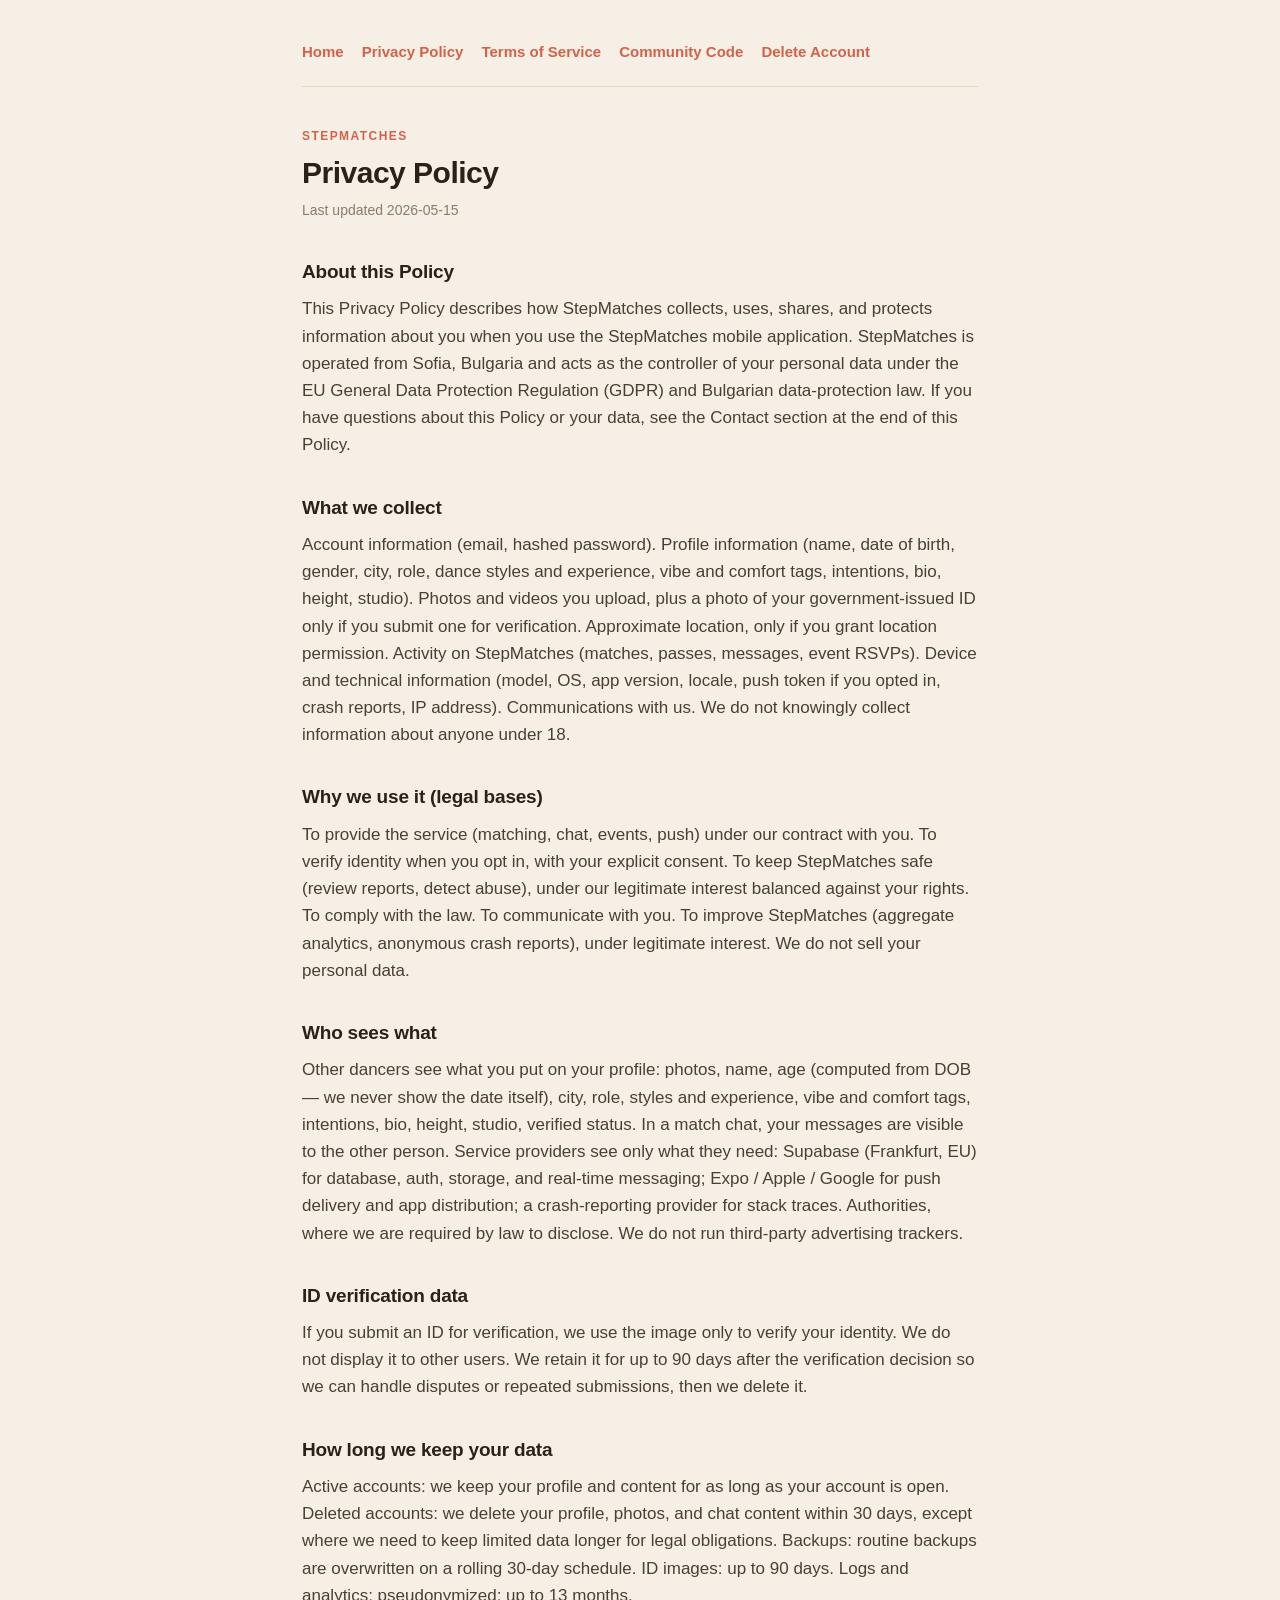
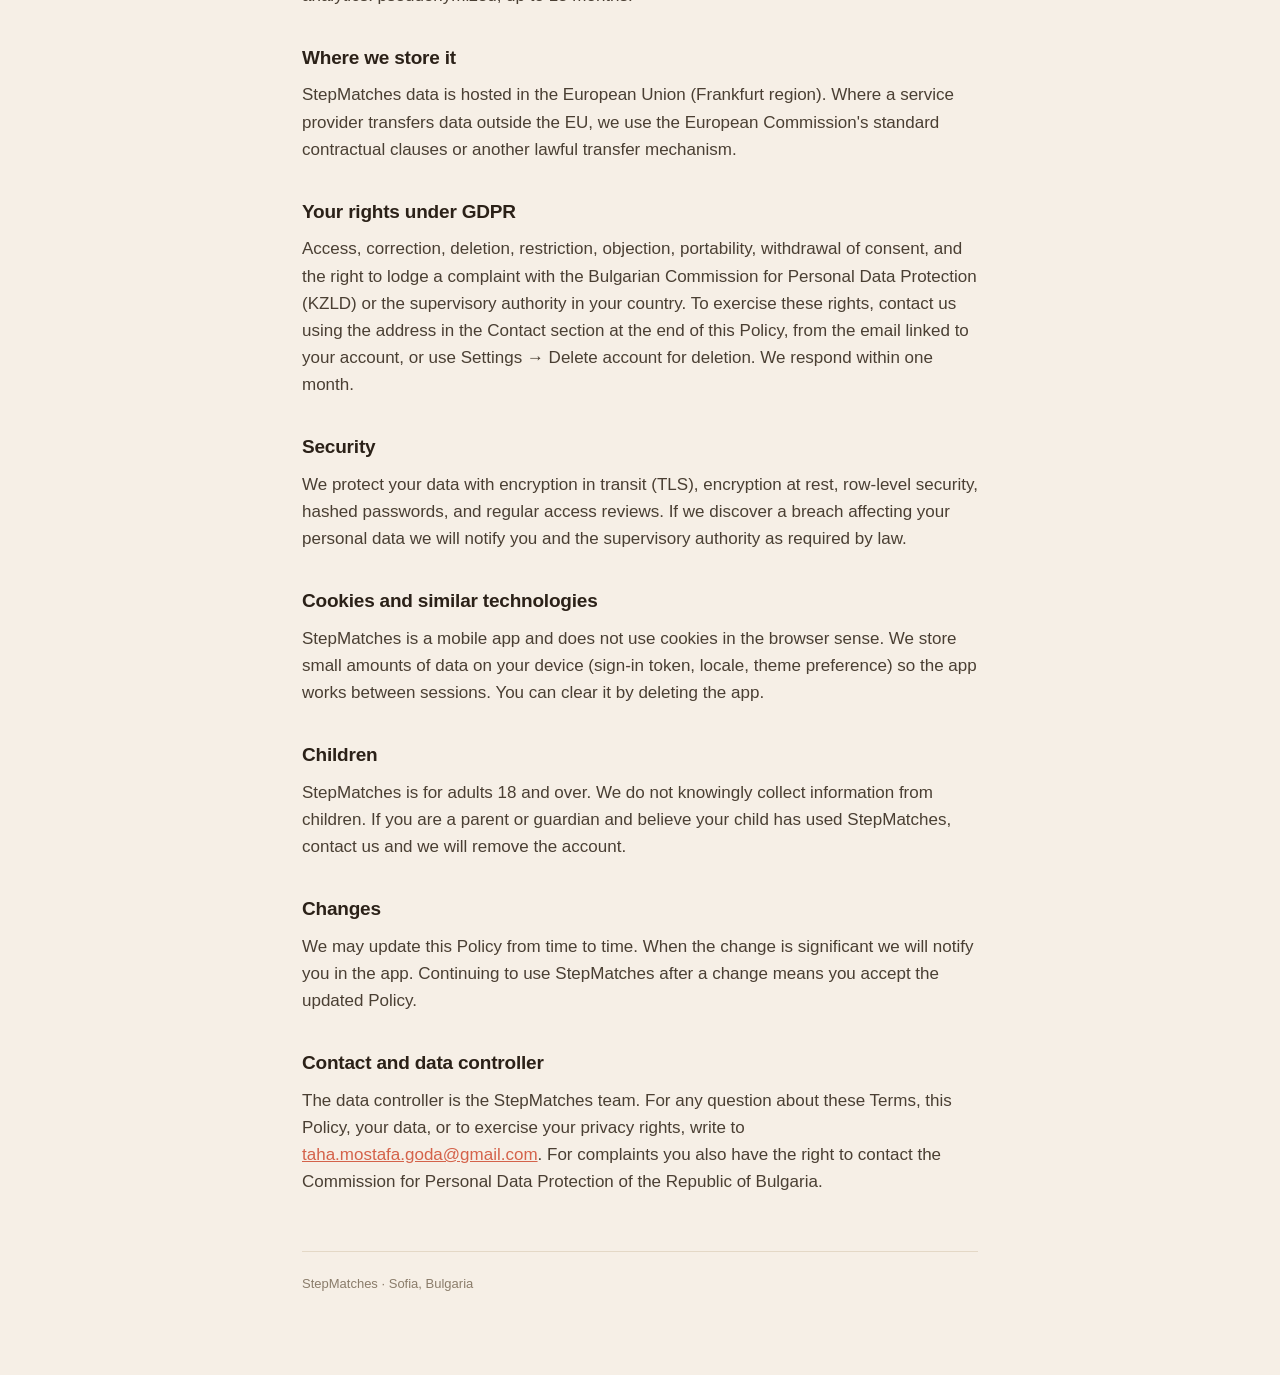
<file: privacy.html>
<!doctype html>
<html lang="en">
<head>
<meta charset="utf-8">
<meta name="viewport" content="width=device-width, initial-scale=1">
<title>StepMatches — Privacy Policy</title>
<link rel="stylesheet" href="style.css">
</head>
<body>
<main class="wrap">
  <nav class="nav">
    <a href="index.html">Home</a>
    <a href="privacy.html">Privacy Policy</a>
    <a href="terms.html">Terms of Service</a>
    <a href="community-code.html">Community Code</a>
    <a href="account-deletion.html">Delete Account</a>
  </nav>

  <p class="eyebrow">StepMatches</p>
  <h1>Privacy Policy</h1>
  <p class="updated">Last updated 2026-05-15</p>

  <h2>About this Policy</h2>
  <p>This Privacy Policy describes how StepMatches collects, uses, shares, and protects information about you when you use the StepMatches mobile application. StepMatches is operated from Sofia, Bulgaria and acts as the controller of your personal data under the EU General Data Protection Regulation (GDPR) and Bulgarian data-protection law. If you have questions about this Policy or your data, see the Contact section at the end of this Policy.</p>

  <h2>What we collect</h2>
  <p>Account information (email, hashed password). Profile information (name, date of birth, gender, city, role, dance styles and experience, vibe and comfort tags, intentions, bio, height, studio). Photos and videos you upload, plus a photo of your government-issued ID only if you submit one for verification. Approximate location, only if you grant location permission. Activity on StepMatches (matches, passes, messages, event RSVPs). Device and technical information (model, OS, app version, locale, push token if you opted in, crash reports, IP address). Communications with us. We do not knowingly collect information about anyone under 18.</p>

  <h2>Why we use it (legal bases)</h2>
  <p>To provide the service (matching, chat, events, push) under our contract with you. To verify identity when you opt in, with your explicit consent. To keep StepMatches safe (review reports, detect abuse), under our legitimate interest balanced against your rights. To comply with the law. To communicate with you. To improve StepMatches (aggregate analytics, anonymous crash reports), under legitimate interest. We do not sell your personal data.</p>

  <h2>Who sees what</h2>
  <p>Other dancers see what you put on your profile: photos, name, age (computed from DOB — we never show the date itself), city, role, styles and experience, vibe and comfort tags, intentions, bio, height, studio, verified status. In a match chat, your messages are visible to the other person. Service providers see only what they need: Supabase (Frankfurt, EU) for database, auth, storage, and real-time messaging; Expo / Apple / Google for push delivery and app distribution; a crash-reporting provider for stack traces. Authorities, where we are required by law to disclose. We do not run third-party advertising trackers.</p>

  <h2>ID verification data</h2>
  <p>If you submit an ID for verification, we use the image only to verify your identity. We do not display it to other users. We retain it for up to 90 days after the verification decision so we can handle disputes or repeated submissions, then we delete it.</p>

  <h2>How long we keep your data</h2>
  <p>Active accounts: we keep your profile and content for as long as your account is open. Deleted accounts: we delete your profile, photos, and chat content within 30 days, except where we need to keep limited data longer for legal obligations. Backups: routine backups are overwritten on a rolling 30-day schedule. ID images: up to 90 days. Logs and analytics: pseudonymized; up to 13 months.</p>

  <h2>Where we store it</h2>
  <p>StepMatches data is hosted in the European Union (Frankfurt region). Where a service provider transfers data outside the EU, we use the European Commission's standard contractual clauses or another lawful transfer mechanism.</p>

  <h2>Your rights under GDPR</h2>
  <p>Access, correction, deletion, restriction, objection, portability, withdrawal of consent, and the right to lodge a complaint with the Bulgarian Commission for Personal Data Protection (KZLD) or the supervisory authority in your country. To exercise these rights, contact us using the address in the Contact section at the end of this Policy, from the email linked to your account, or use Settings → Delete account for deletion. We respond within one month.</p>

  <h2>Security</h2>
  <p>We protect your data with encryption in transit (TLS), encryption at rest, row-level security, hashed passwords, and regular access reviews. If we discover a breach affecting your personal data we will notify you and the supervisory authority as required by law.</p>

  <h2>Cookies and similar technologies</h2>
  <p>StepMatches is a mobile app and does not use cookies in the browser sense. We store small amounts of data on your device (sign-in token, locale, theme preference) so the app works between sessions. You can clear it by deleting the app.</p>

  <h2>Children</h2>
  <p>StepMatches is for adults 18 and over. We do not knowingly collect information from children. If you are a parent or guardian and believe your child has used StepMatches, contact us and we will remove the account.</p>

  <h2>Changes</h2>
  <p>We may update this Policy from time to time. When the change is significant we will notify you in the app. Continuing to use StepMatches after a change means you accept the updated Policy.</p>

  <h2>Contact and data controller</h2>
  <p>The data controller is the StepMatches team. For any question about these Terms, this Policy, your data, or to exercise your privacy rights, write to <a href="mailto:taha.mostafa.goda@gmail.com">taha.mostafa.goda@gmail.com</a>. For complaints you also have the right to contact the Commission for Personal Data Protection of the Republic of Bulgaria.</p>

  <footer>StepMatches · Sofia, Bulgaria</footer>
</main>
</body>
</html>
</file>
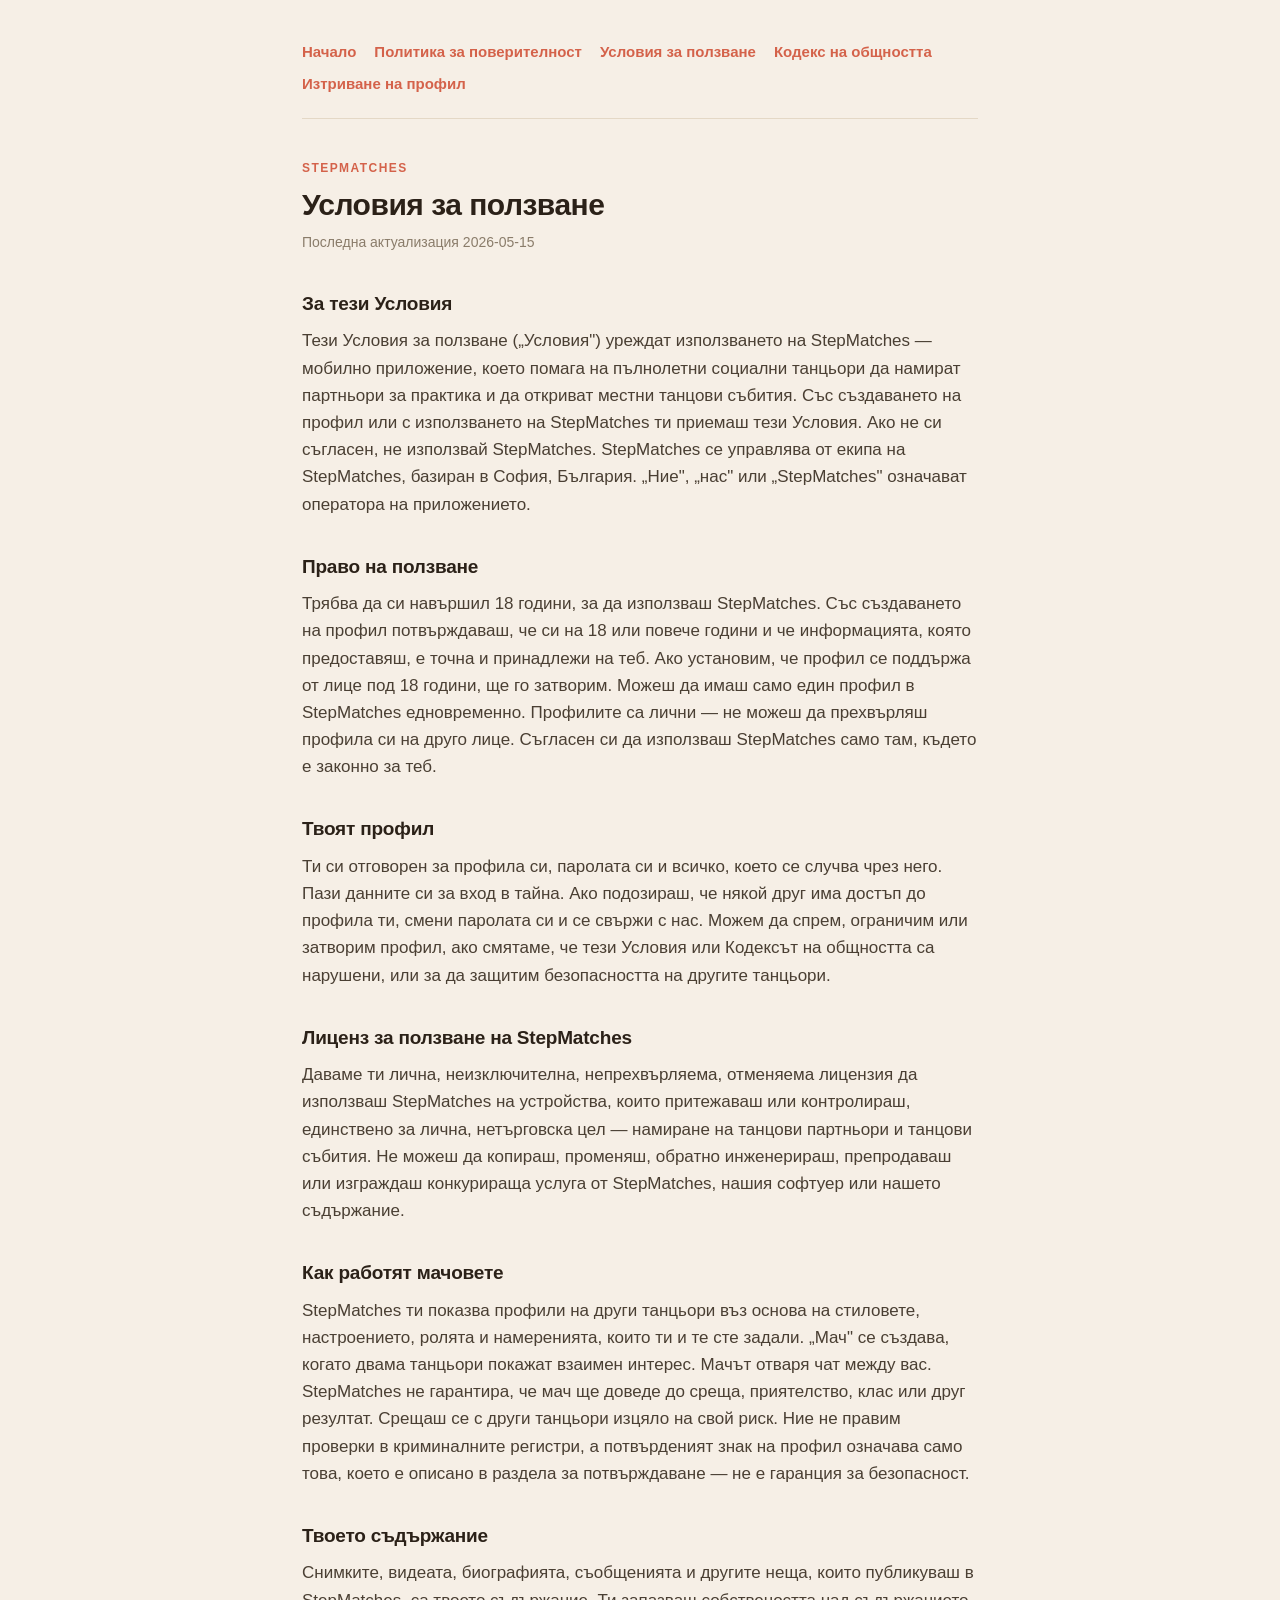
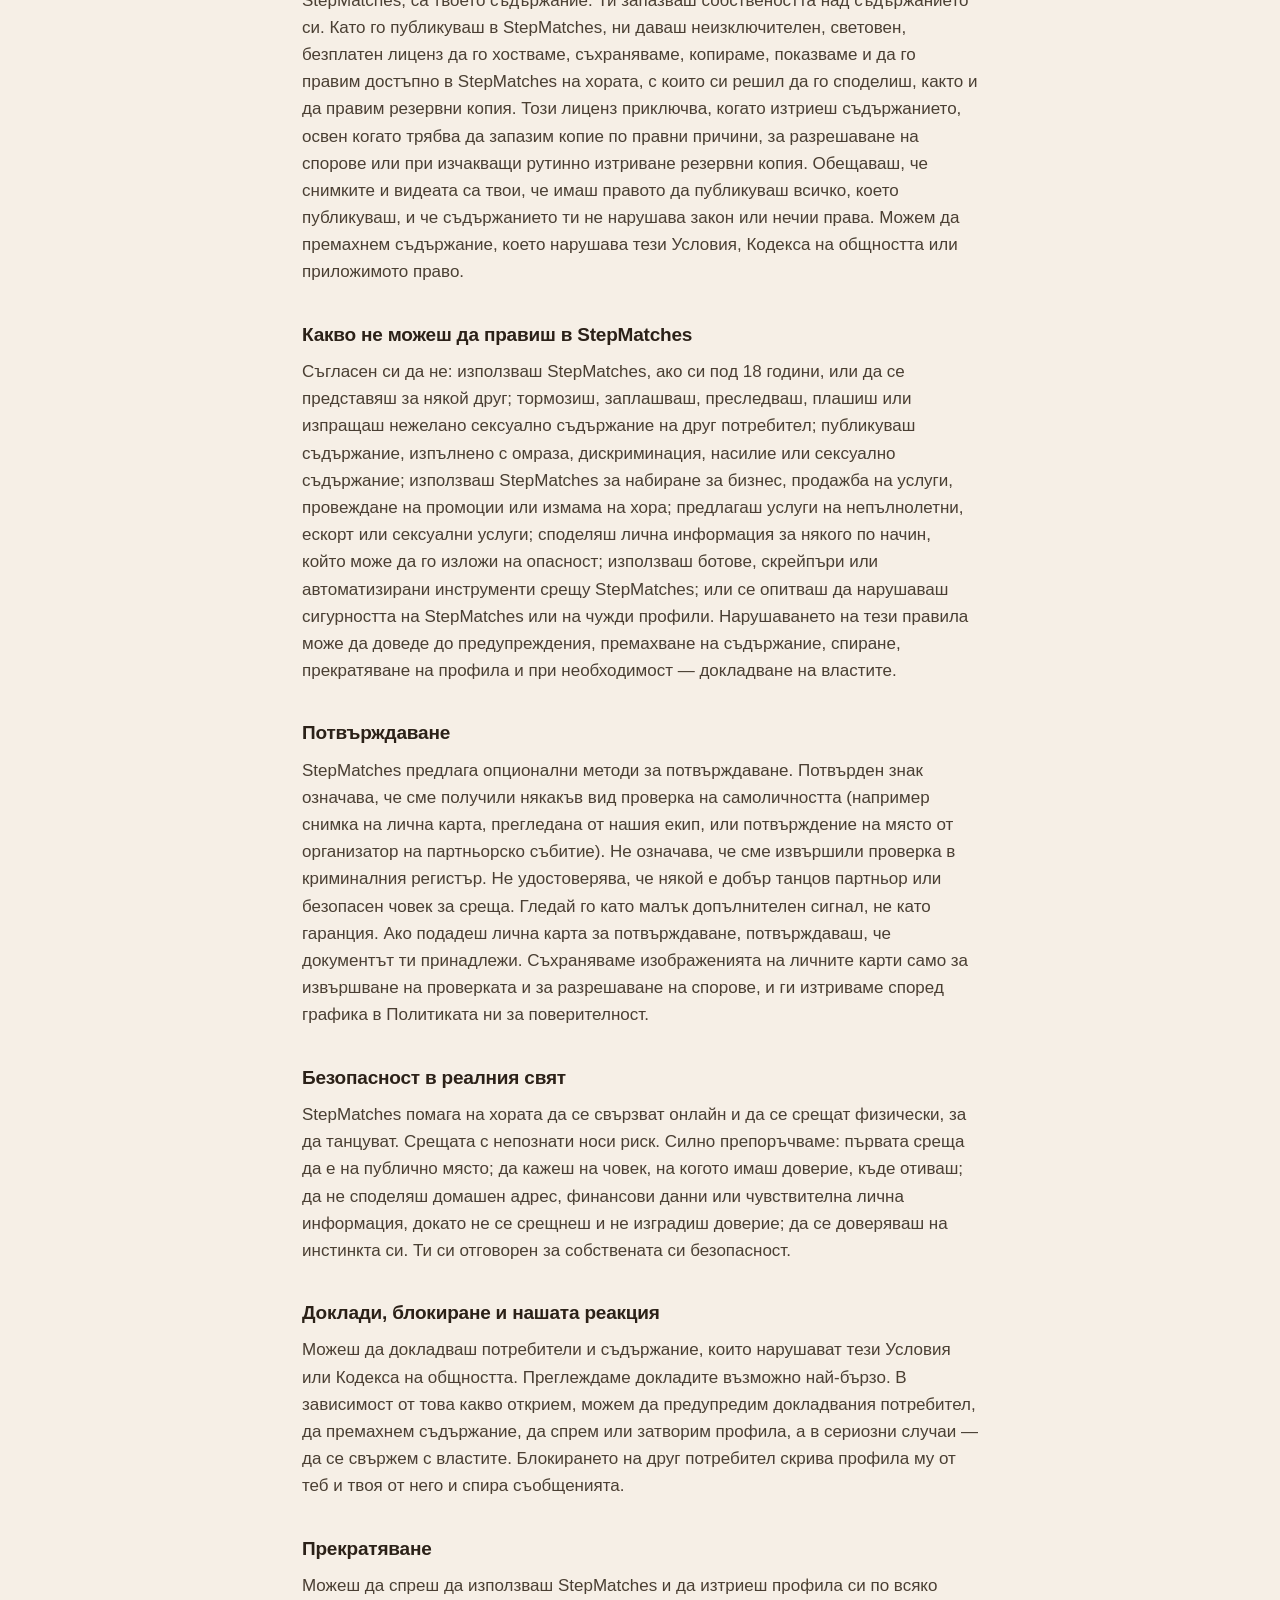
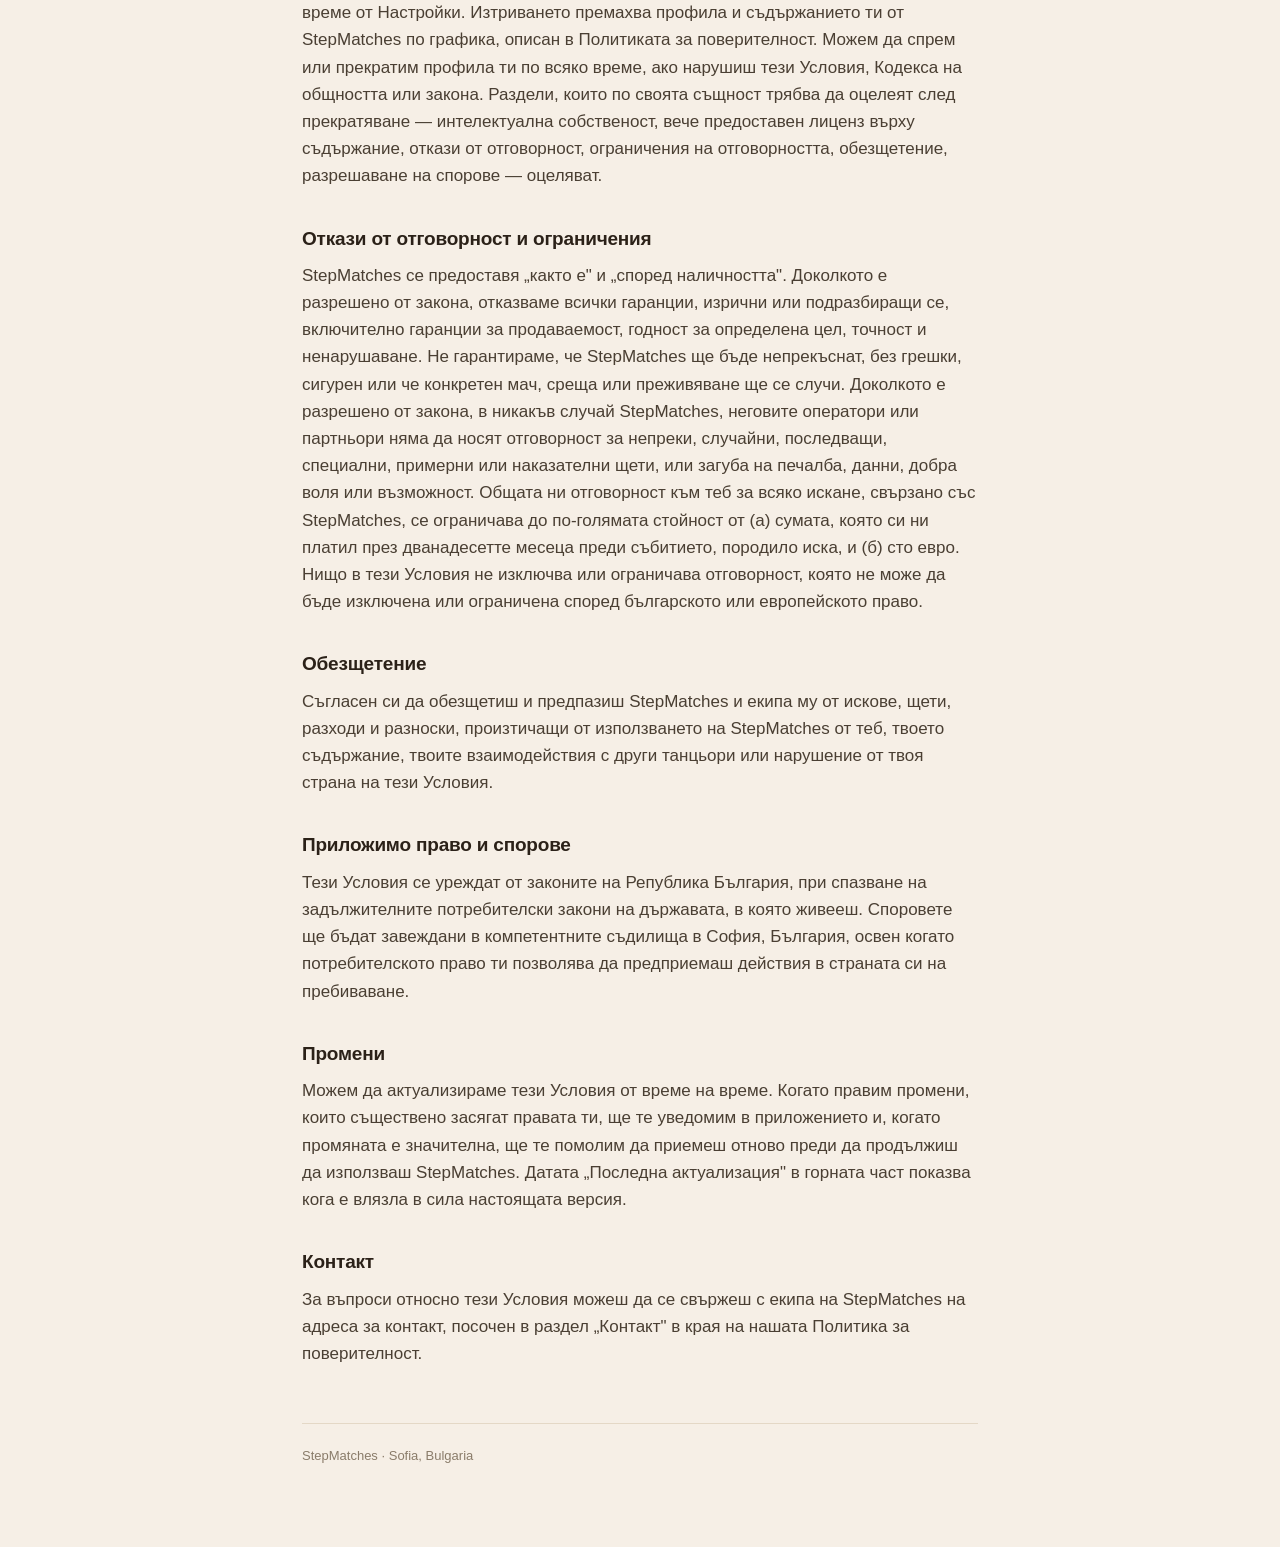
<file: terms.bg.html>
<!doctype html>
<html lang="bg">
<head>
<meta charset="utf-8">
<meta name="viewport" content="width=device-width, initial-scale=1">
<title>StepMatches — Условия за ползване</title>
<link rel="stylesheet" href="style.css">
</head>
<body>
<main class="wrap">
  <nav class="nav">
    <a href="index.html">Начало</a>
    <a href="privacy.bg.html">Политика за поверителност</a>
    <a href="terms.bg.html">Условия за ползване</a>
    <a href="community-code.bg.html">Кодекс на общността</a>
    <a href="account-deletion.html">Изтриване на профил</a>
  </nav>

  <p class="eyebrow">StepMatches</p>
  <h1>Условия за ползване</h1>
  <p class="updated">Последна актуализация 2026-05-15</p>

  <h2>За тези Условия</h2>
  <p>Тези Условия за ползване („Условия") уреждат използването на StepMatches — мобилно приложение, което помага на пълнолетни социални танцьори да намират партньори за практика и да откриват местни танцови събития. Със създаването на профил или с използването на StepMatches ти приемаш тези Условия. Ако не си съгласен, не използвай StepMatches. StepMatches се управлява от екипа на StepMatches, базиран в София, България. „Ние", „нас" или „StepMatches" означават оператора на приложението.</p>

  <h2>Право на ползване</h2>
  <p>Трябва да си навършил 18 години, за да използваш StepMatches. Със създаването на профил потвърждаваш, че си на 18 или повече години и че информацията, която предоставяш, е точна и принадлежи на теб. Ако установим, че профил се поддържа от лице под 18 години, ще го затворим. Можеш да имаш само един профил в StepMatches едновременно. Профилите са лични — не можеш да прехвърляш профила си на друго лице. Съгласен си да използваш StepMatches само там, където е законно за теб.</p>

  <h2>Твоят профил</h2>
  <p>Ти си отговорен за профила си, паролата си и всичко, което се случва чрез него. Пази данните си за вход в тайна. Ако подозираш, че някой друг има достъп до профила ти, смени паролата си и се свържи с нас. Можем да спрем, ограничим или затворим профил, ако смятаме, че тези Условия или Кодексът на общността са нарушени, или за да защитим безопасността на другите танцьори.</p>

  <h2>Лиценз за ползване на StepMatches</h2>
  <p>Даваме ти лична, неизключителна, непрехвърляема, отменяема лицензия да използваш StepMatches на устройства, които притежаваш или контролираш, единствено за лична, нетърговска цел — намиране на танцови партньори и танцови събития. Не можеш да копираш, променяш, обратно инженерираш, препродаваш или изграждаш конкурираща услуга от StepMatches, нашия софтуер или нашето съдържание.</p>

  <h2>Как работят мачовете</h2>
  <p>StepMatches ти показва профили на други танцьори въз основа на стиловете, настроението, ролята и намеренията, които ти и те сте задали. „Мач" се създава, когато двама танцьори покажат взаимен интерес. Мачът отваря чат между вас. StepMatches не гарантира, че мач ще доведе до среща, приятелство, клас или друг резултат. Срещаш се с други танцьори изцяло на свой риск. Ние не правим проверки в криминалните регистри, а потвърденият знак на профил означава само това, което е описано в раздела за потвърждаване — не е гаранция за безопасност.</p>

  <h2>Твоето съдържание</h2>
  <p>Снимките, видеата, биографията, съобщенията и другите неща, които публикуваш в StepMatches, са твоето съдържание. Ти запазваш собствеността над съдържанието си. Като го публикуваш в StepMatches, ни даваш неизключителен, световен, безплатен лиценз да го хостваме, съхраняваме, копираме, показваме и да го правим достъпно в StepMatches на хората, с които си решил да го споделиш, както и да правим резервни копия. Този лиценз приключва, когато изтриеш съдържанието, освен когато трябва да запазим копие по правни причини, за разрешаване на спорове или при изчакващи рутинно изтриване резервни копия. Обещаваш, че снимките и видеата са твои, че имаш правото да публикуваш всичко, което публикуваш, и че съдържанието ти не нарушава закон или нечии права. Можем да премахнем съдържание, което нарушава тези Условия, Кодекса на общността или приложимото право.</p>

  <h2>Какво не можеш да правиш в StepMatches</h2>
  <p>Съгласен си да не: използваш StepMatches, ако си под 18 години, или да се представяш за някой друг; тормозиш, заплашваш, преследваш, плашиш или изпращаш нежелано сексуално съдържание на друг потребител; публикуваш съдържание, изпълнено с омраза, дискриминация, насилие или сексуално съдържание; използваш StepMatches за набиране за бизнес, продажба на услуги, провеждане на промоции или измама на хора; предлагаш услуги на непълнолетни, ескорт или сексуални услуги; споделяш лична информация за някого по начин, който може да го изложи на опасност; използваш ботове, скрейпъри или автоматизирани инструменти срещу StepMatches; или се опитваш да нарушаваш сигурността на StepMatches или на чужди профили. Нарушаването на тези правила може да доведе до предупреждения, премахване на съдържание, спиране, прекратяване на профила и при необходимост — докладване на властите.</p>

  <h2>Потвърждаване</h2>
  <p>StepMatches предлага опционални методи за потвърждаване. Потвърден знак означава, че сме получили някакъв вид проверка на самоличността (например снимка на лична карта, прегледана от нашия екип, или потвърждение на място от организатор на партньорско събитие). Не означава, че сме извършили проверка в криминалния регистър. Не удостоверява, че някой е добър танцов партньор или безопасен човек за среща. Гледай го като малък допълнителен сигнал, не като гаранция. Ако подадеш лична карта за потвърждаване, потвърждаваш, че документът ти принадлежи. Съхраняваме изображенията на личните карти само за извършване на проверката и за разрешаване на спорове, и ги изтриваме според графика в Политиката ни за поверителност.</p>

  <h2>Безопасност в реалния свят</h2>
  <p>StepMatches помага на хората да се свързват онлайн и да се срещат физически, за да танцуват. Срещата с непознати носи риск. Силно препоръчваме: първата среща да е на публично място; да кажеш на човек, на когото имаш доверие, къде отиваш; да не споделяш домашен адрес, финансови данни или чувствителна лична информация, докато не се срещнеш и не изградиш доверие; да се доверяваш на инстинкта си. Ти си отговорен за собствената си безопасност.</p>

  <h2>Доклади, блокиране и нашата реакция</h2>
  <p>Можеш да докладваш потребители и съдържание, които нарушават тези Условия или Кодекса на общността. Преглеждаме докладите възможно най-бързо. В зависимост от това какво открием, можем да предупредим докладвания потребител, да премахнем съдържание, да спрем или затворим профила, а в сериозни случаи — да се свържем с властите. Блокирането на друг потребител скрива профила му от теб и твоя от него и спира съобщенията.</p>

  <h2>Прекратяване</h2>
  <p>Можеш да спреш да използваш StepMatches и да изтриеш профила си по всяко време от Настройки. Изтриването премахва профила и съдържанието ти от StepMatches по графика, описан в Политиката за поверителност. Можем да спрем или прекратим профила ти по всяко време, ако нарушиш тези Условия, Кодекса на общността или закона. Раздели, които по своята същност трябва да оцелеят след прекратяване — интелектуална собственост, вече предоставен лиценз върху съдържание, откази от отговорност, ограничения на отговорността, обезщетение, разрешаване на спорове — оцеляват.</p>

  <h2>Откази от отговорност и ограничения</h2>
  <p>StepMatches се предоставя „както е" и „според наличността". Доколкото е разрешено от закона, отказваме всички гаранции, изрични или подразбиращи се, включително гаранции за продаваемост, годност за определена цел, точност и ненарушаване. Не гарантираме, че StepMatches ще бъде непрекъснат, без грешки, сигурен или че конкретен мач, среща или преживяване ще се случи. Доколкото е разрешено от закона, в никакъв случай StepMatches, неговите оператори или партньори няма да носят отговорност за непреки, случайни, последващи, специални, примерни или наказателни щети, или загуба на печалба, данни, добра воля или възможност. Общата ни отговорност към теб за всяко искане, свързано със StepMatches, се ограничава до по-голямата стойност от (а) сумата, която си ни платил през дванадесетте месеца преди събитието, породило иска, и (б) сто евро. Нищо в тези Условия не изключва или ограничава отговорност, която не може да бъде изключена или ограничена според българското или европейското право.</p>

  <h2>Обезщетение</h2>
  <p>Съгласен си да обезщетиш и предпазиш StepMatches и екипа му от искове, щети, разходи и разноски, произтичащи от използването на StepMatches от теб, твоето съдържание, твоите взаимодействия с други танцьори или нарушение от твоя страна на тези Условия.</p>

  <h2>Приложимо право и спорове</h2>
  <p>Тези Условия се уреждат от законите на Република България, при спазване на задължителните потребителски закони на държавата, в която живееш. Споровете ще бъдат завеждани в компетентните съдилища в София, България, освен когато потребителското право ти позволява да предприемаш действия в страната си на пребиваване.</p>

  <h2>Промени</h2>
  <p>Можем да актуализираме тези Условия от време на време. Когато правим промени, които съществено засягат правата ти, ще те уведомим в приложението и, когато промяната е значителна, ще те помолим да приемеш отново преди да продължиш да използваш StepMatches. Датата „Последна актуализация" в горната част показва кога е влязла в сила настоящата версия.</p>

  <h2>Контакт</h2>
  <p>За въпроси относно тези Условия можеш да се свържеш с екипа на StepMatches на адреса за контакт, посочен в раздел „Контакт" в края на нашата Политика за поверителност.</p>

  <footer>StepMatches · Sofia, Bulgaria</footer>
</main>
</body>
</html>
</file>
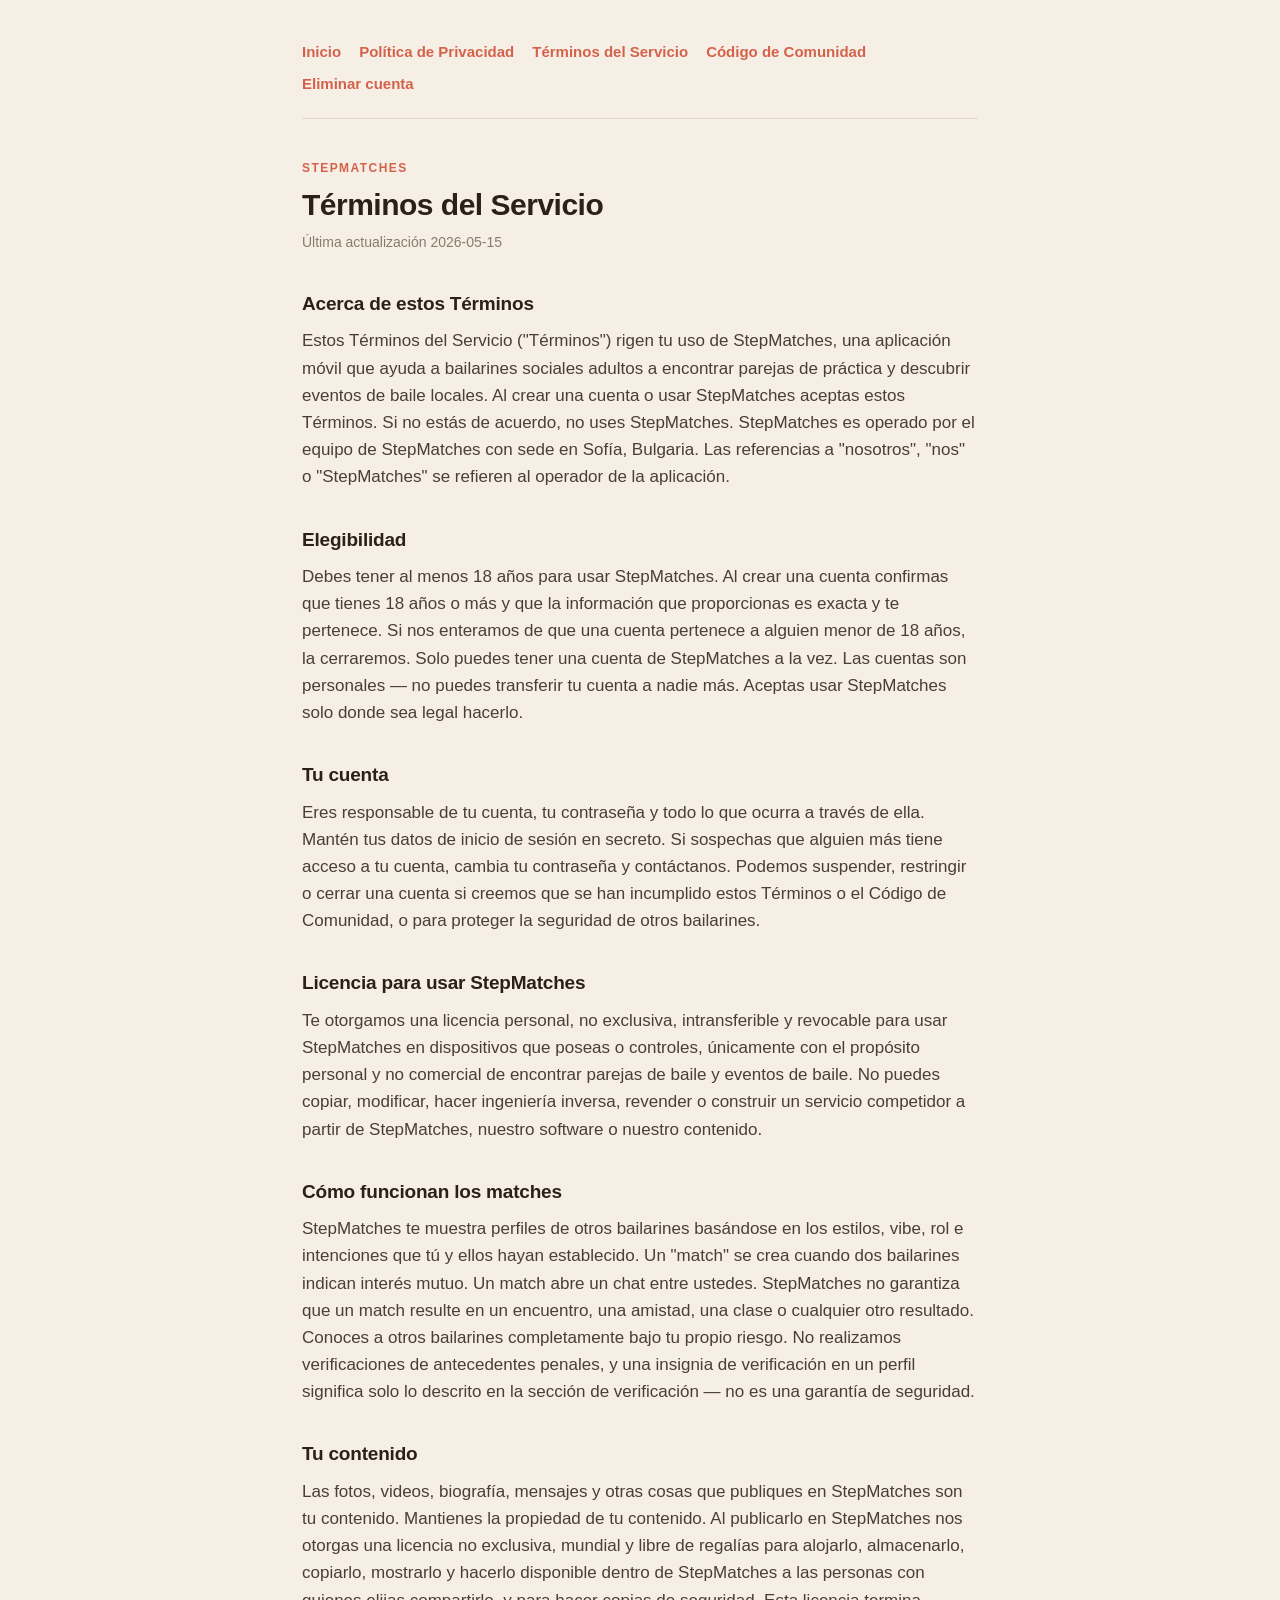
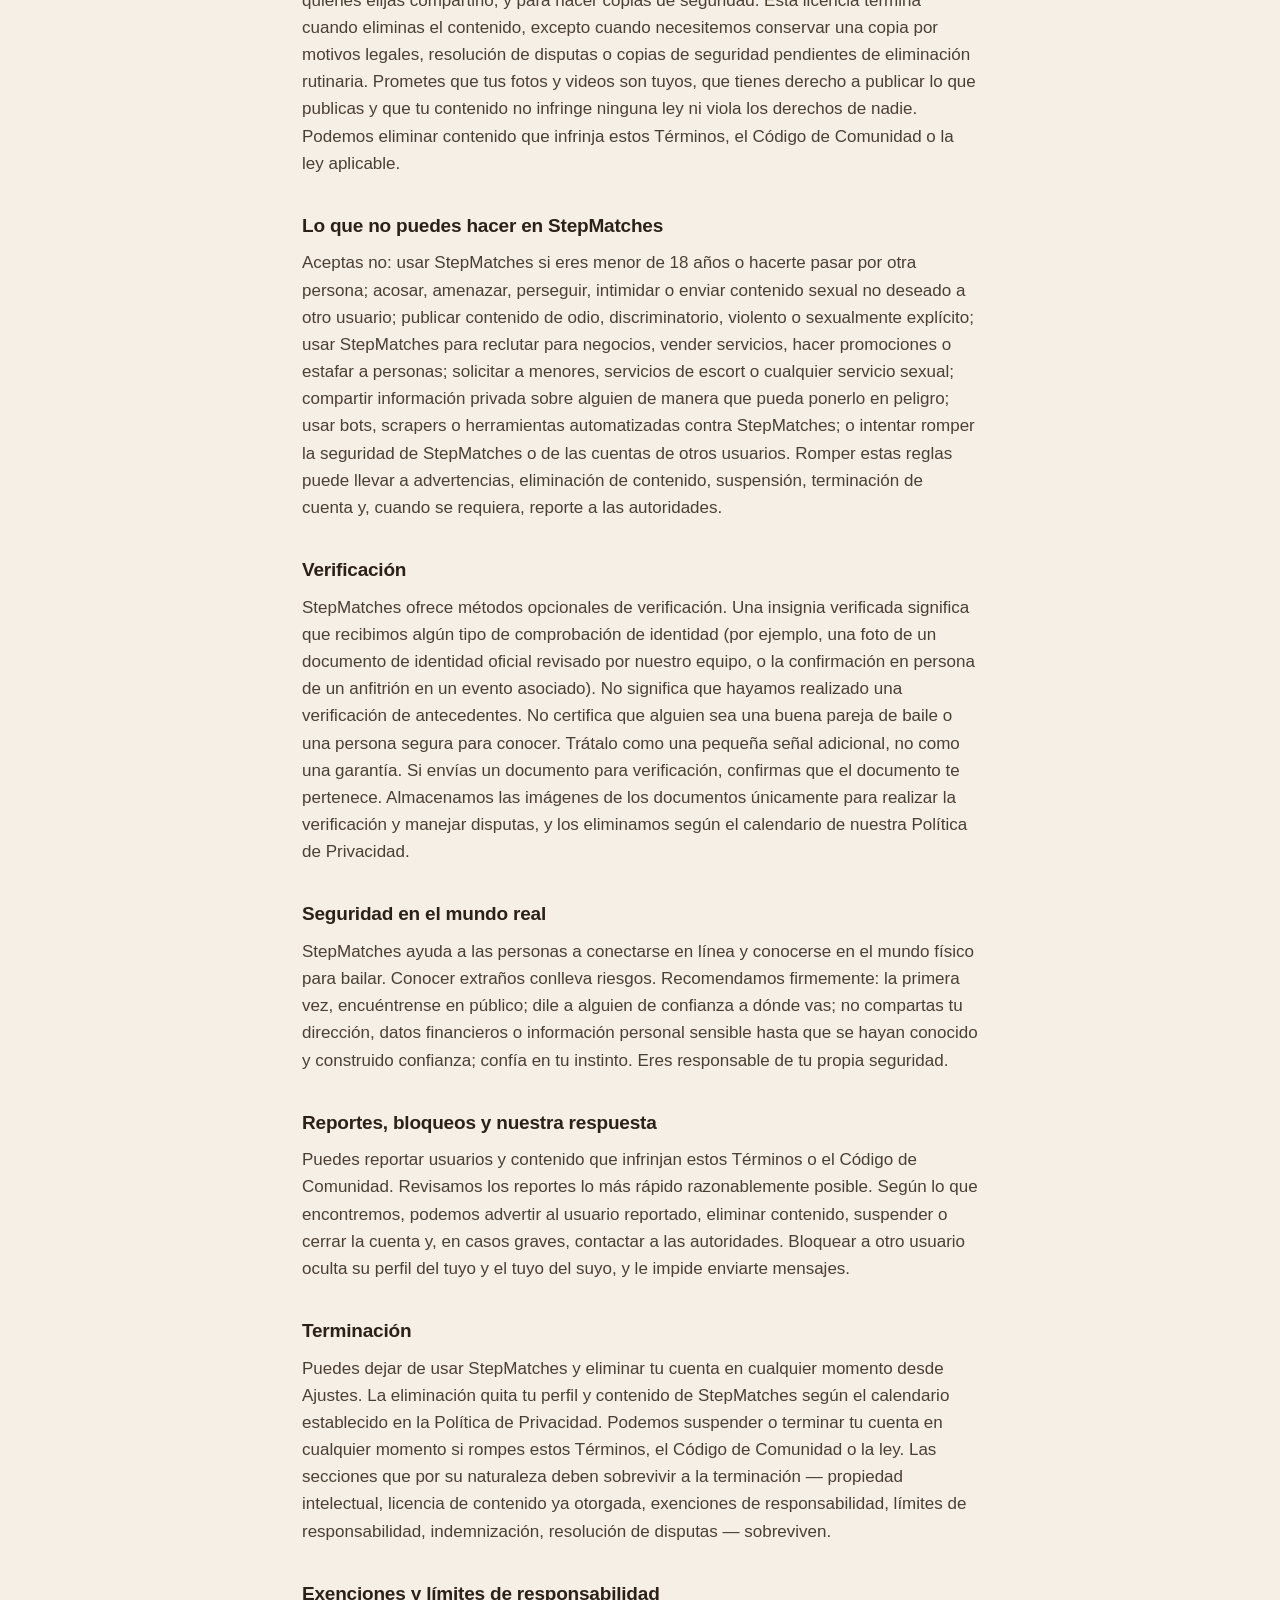
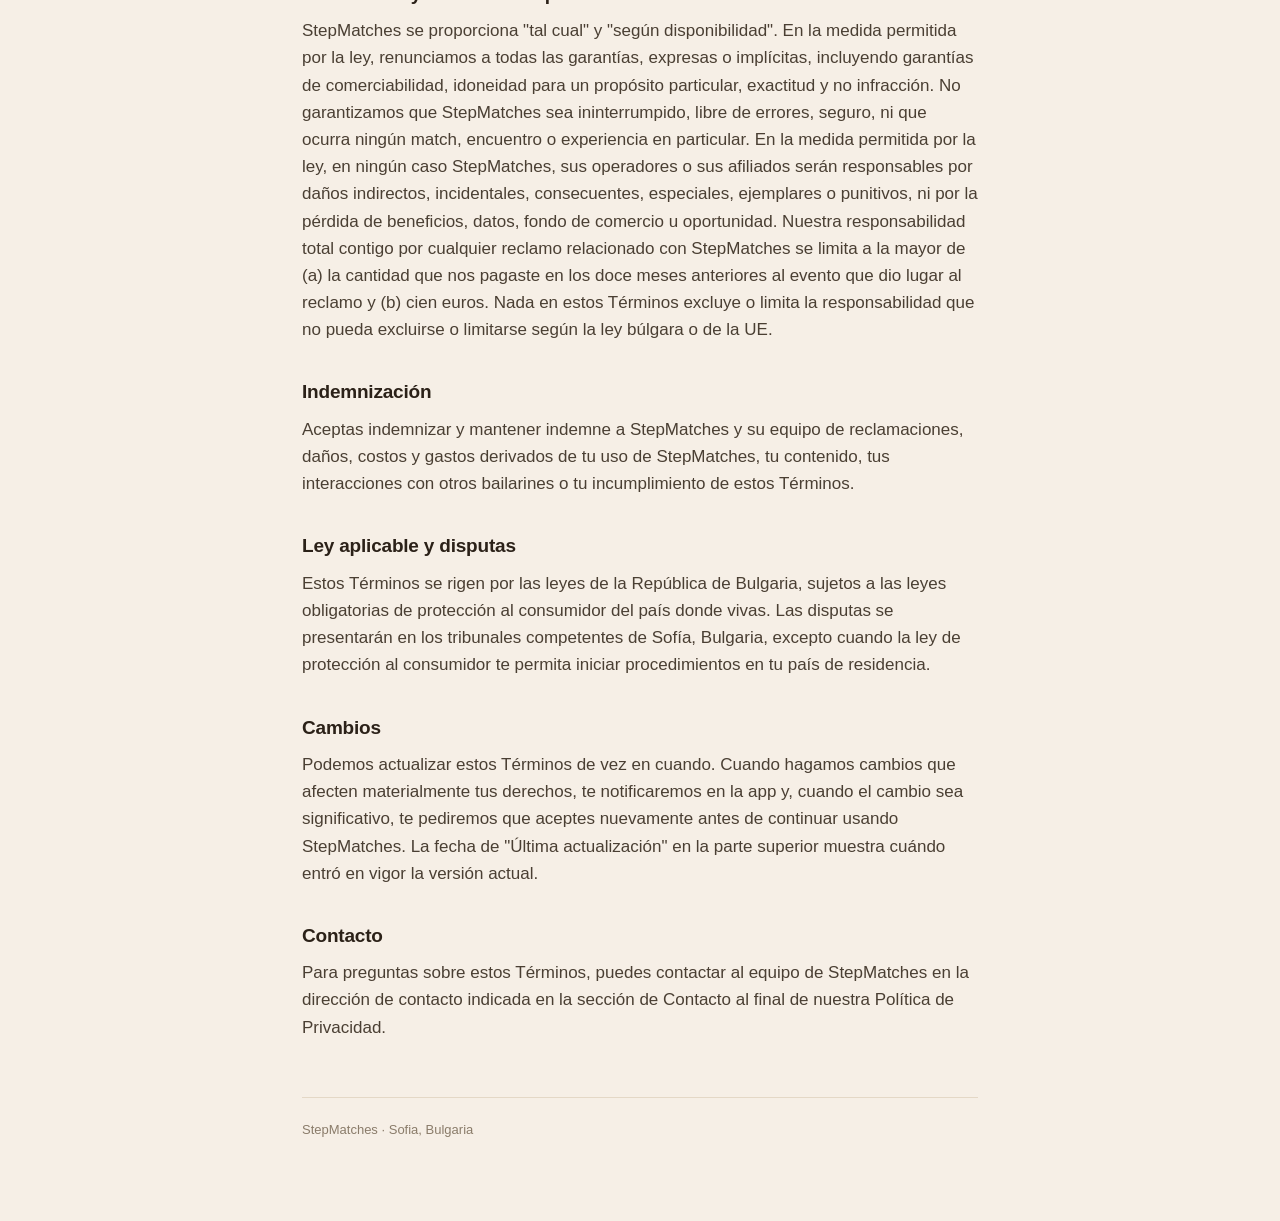
<file: terms.es.html>
<!doctype html>
<html lang="es">
<head>
<meta charset="utf-8">
<meta name="viewport" content="width=device-width, initial-scale=1">
<title>StepMatches — Términos del Servicio</title>
<link rel="stylesheet" href="style.css">
</head>
<body>
<main class="wrap">
  <nav class="nav">
    <a href="index.html">Inicio</a>
    <a href="privacy.es.html">Política de Privacidad</a>
    <a href="terms.es.html">Términos del Servicio</a>
    <a href="community-code.es.html">Código de Comunidad</a>
    <a href="account-deletion.html">Eliminar cuenta</a>
  </nav>

  <p class="eyebrow">StepMatches</p>
  <h1>Términos del Servicio</h1>
  <p class="updated">Última actualización 2026-05-15</p>

  <h2>Acerca de estos Términos</h2>
  <p>Estos Términos del Servicio ("Términos") rigen tu uso de StepMatches, una aplicación móvil que ayuda a bailarines sociales adultos a encontrar parejas de práctica y descubrir eventos de baile locales. Al crear una cuenta o usar StepMatches aceptas estos Términos. Si no estás de acuerdo, no uses StepMatches. StepMatches es operado por el equipo de StepMatches con sede en Sofía, Bulgaria. Las referencias a "nosotros", "nos" o "StepMatches" se refieren al operador de la aplicación.</p>

  <h2>Elegibilidad</h2>
  <p>Debes tener al menos 18 años para usar StepMatches. Al crear una cuenta confirmas que tienes 18 años o más y que la información que proporcionas es exacta y te pertenece. Si nos enteramos de que una cuenta pertenece a alguien menor de 18 años, la cerraremos. Solo puedes tener una cuenta de StepMatches a la vez. Las cuentas son personales — no puedes transferir tu cuenta a nadie más. Aceptas usar StepMatches solo donde sea legal hacerlo.</p>

  <h2>Tu cuenta</h2>
  <p>Eres responsable de tu cuenta, tu contraseña y todo lo que ocurra a través de ella. Mantén tus datos de inicio de sesión en secreto. Si sospechas que alguien más tiene acceso a tu cuenta, cambia tu contraseña y contáctanos. Podemos suspender, restringir o cerrar una cuenta si creemos que se han incumplido estos Términos o el Código de Comunidad, o para proteger la seguridad de otros bailarines.</p>

  <h2>Licencia para usar StepMatches</h2>
  <p>Te otorgamos una licencia personal, no exclusiva, intransferible y revocable para usar StepMatches en dispositivos que poseas o controles, únicamente con el propósito personal y no comercial de encontrar parejas de baile y eventos de baile. No puedes copiar, modificar, hacer ingeniería inversa, revender o construir un servicio competidor a partir de StepMatches, nuestro software o nuestro contenido.</p>

  <h2>Cómo funcionan los matches</h2>
  <p>StepMatches te muestra perfiles de otros bailarines basándose en los estilos, vibe, rol e intenciones que tú y ellos hayan establecido. Un "match" se crea cuando dos bailarines indican interés mutuo. Un match abre un chat entre ustedes. StepMatches no garantiza que un match resulte en un encuentro, una amistad, una clase o cualquier otro resultado. Conoces a otros bailarines completamente bajo tu propio riesgo. No realizamos verificaciones de antecedentes penales, y una insignia de verificación en un perfil significa solo lo descrito en la sección de verificación — no es una garantía de seguridad.</p>

  <h2>Tu contenido</h2>
  <p>Las fotos, videos, biografía, mensajes y otras cosas que publiques en StepMatches son tu contenido. Mantienes la propiedad de tu contenido. Al publicarlo en StepMatches nos otorgas una licencia no exclusiva, mundial y libre de regalías para alojarlo, almacenarlo, copiarlo, mostrarlo y hacerlo disponible dentro de StepMatches a las personas con quienes elijas compartirlo, y para hacer copias de seguridad. Esta licencia termina cuando eliminas el contenido, excepto cuando necesitemos conservar una copia por motivos legales, resolución de disputas o copias de seguridad pendientes de eliminación rutinaria. Prometes que tus fotos y videos son tuyos, que tienes derecho a publicar lo que publicas y que tu contenido no infringe ninguna ley ni viola los derechos de nadie. Podemos eliminar contenido que infrinja estos Términos, el Código de Comunidad o la ley aplicable.</p>

  <h2>Lo que no puedes hacer en StepMatches</h2>
  <p>Aceptas no: usar StepMatches si eres menor de 18 años o hacerte pasar por otra persona; acosar, amenazar, perseguir, intimidar o enviar contenido sexual no deseado a otro usuario; publicar contenido de odio, discriminatorio, violento o sexualmente explícito; usar StepMatches para reclutar para negocios, vender servicios, hacer promociones o estafar a personas; solicitar a menores, servicios de escort o cualquier servicio sexual; compartir información privada sobre alguien de manera que pueda ponerlo en peligro; usar bots, scrapers o herramientas automatizadas contra StepMatches; o intentar romper la seguridad de StepMatches o de las cuentas de otros usuarios. Romper estas reglas puede llevar a advertencias, eliminación de contenido, suspensión, terminación de cuenta y, cuando se requiera, reporte a las autoridades.</p>

  <h2>Verificación</h2>
  <p>StepMatches ofrece métodos opcionales de verificación. Una insignia verificada significa que recibimos algún tipo de comprobación de identidad (por ejemplo, una foto de un documento de identidad oficial revisado por nuestro equipo, o la confirmación en persona de un anfitrión en un evento asociado). No significa que hayamos realizado una verificación de antecedentes. No certifica que alguien sea una buena pareja de baile o una persona segura para conocer. Trátalo como una pequeña señal adicional, no como una garantía. Si envías un documento para verificación, confirmas que el documento te pertenece. Almacenamos las imágenes de los documentos únicamente para realizar la verificación y manejar disputas, y los eliminamos según el calendario de nuestra Política de Privacidad.</p>

  <h2>Seguridad en el mundo real</h2>
  <p>StepMatches ayuda a las personas a conectarse en línea y conocerse en el mundo físico para bailar. Conocer extraños conlleva riesgos. Recomendamos firmemente: la primera vez, encuéntrense en público; dile a alguien de confianza a dónde vas; no compartas tu dirección, datos financieros o información personal sensible hasta que se hayan conocido y construido confianza; confía en tu instinto. Eres responsable de tu propia seguridad.</p>

  <h2>Reportes, bloqueos y nuestra respuesta</h2>
  <p>Puedes reportar usuarios y contenido que infrinjan estos Términos o el Código de Comunidad. Revisamos los reportes lo más rápido razonablemente posible. Según lo que encontremos, podemos advertir al usuario reportado, eliminar contenido, suspender o cerrar la cuenta y, en casos graves, contactar a las autoridades. Bloquear a otro usuario oculta su perfil del tuyo y el tuyo del suyo, y le impide enviarte mensajes.</p>

  <h2>Terminación</h2>
  <p>Puedes dejar de usar StepMatches y eliminar tu cuenta en cualquier momento desde Ajustes. La eliminación quita tu perfil y contenido de StepMatches según el calendario establecido en la Política de Privacidad. Podemos suspender o terminar tu cuenta en cualquier momento si rompes estos Términos, el Código de Comunidad o la ley. Las secciones que por su naturaleza deben sobrevivir a la terminación — propiedad intelectual, licencia de contenido ya otorgada, exenciones de responsabilidad, límites de responsabilidad, indemnización, resolución de disputas — sobreviven.</p>

  <h2>Exenciones y límites de responsabilidad</h2>
  <p>StepMatches se proporciona "tal cual" y "según disponibilidad". En la medida permitida por la ley, renunciamos a todas las garantías, expresas o implícitas, incluyendo garantías de comerciabilidad, idoneidad para un propósito particular, exactitud y no infracción. No garantizamos que StepMatches sea ininterrumpido, libre de errores, seguro, ni que ocurra ningún match, encuentro o experiencia en particular. En la medida permitida por la ley, en ningún caso StepMatches, sus operadores o sus afiliados serán responsables por daños indirectos, incidentales, consecuentes, especiales, ejemplares o punitivos, ni por la pérdida de beneficios, datos, fondo de comercio u oportunidad. Nuestra responsabilidad total contigo por cualquier reclamo relacionado con StepMatches se limita a la mayor de (a) la cantidad que nos pagaste en los doce meses anteriores al evento que dio lugar al reclamo y (b) cien euros. Nada en estos Términos excluye o limita la responsabilidad que no pueda excluirse o limitarse según la ley búlgara o de la UE.</p>

  <h2>Indemnización</h2>
  <p>Aceptas indemnizar y mantener indemne a StepMatches y su equipo de reclamaciones, daños, costos y gastos derivados de tu uso de StepMatches, tu contenido, tus interacciones con otros bailarines o tu incumplimiento de estos Términos.</p>

  <h2>Ley aplicable y disputas</h2>
  <p>Estos Términos se rigen por las leyes de la República de Bulgaria, sujetos a las leyes obligatorias de protección al consumidor del país donde vivas. Las disputas se presentarán en los tribunales competentes de Sofía, Bulgaria, excepto cuando la ley de protección al consumidor te permita iniciar procedimientos en tu país de residencia.</p>

  <h2>Cambios</h2>
  <p>Podemos actualizar estos Términos de vez en cuando. Cuando hagamos cambios que afecten materialmente tus derechos, te notificaremos en la app y, cuando el cambio sea significativo, te pediremos que aceptes nuevamente antes de continuar usando StepMatches. La fecha de "Última actualización" en la parte superior muestra cuándo entró en vigor la versión actual.</p>

  <h2>Contacto</h2>
  <p>Para preguntas sobre estos Términos, puedes contactar al equipo de StepMatches en la dirección de contacto indicada en la sección de Contacto al final de nuestra Política de Privacidad.</p>

  <footer>StepMatches · Sofia, Bulgaria</footer>
</main>
</body>
</html>
</file>
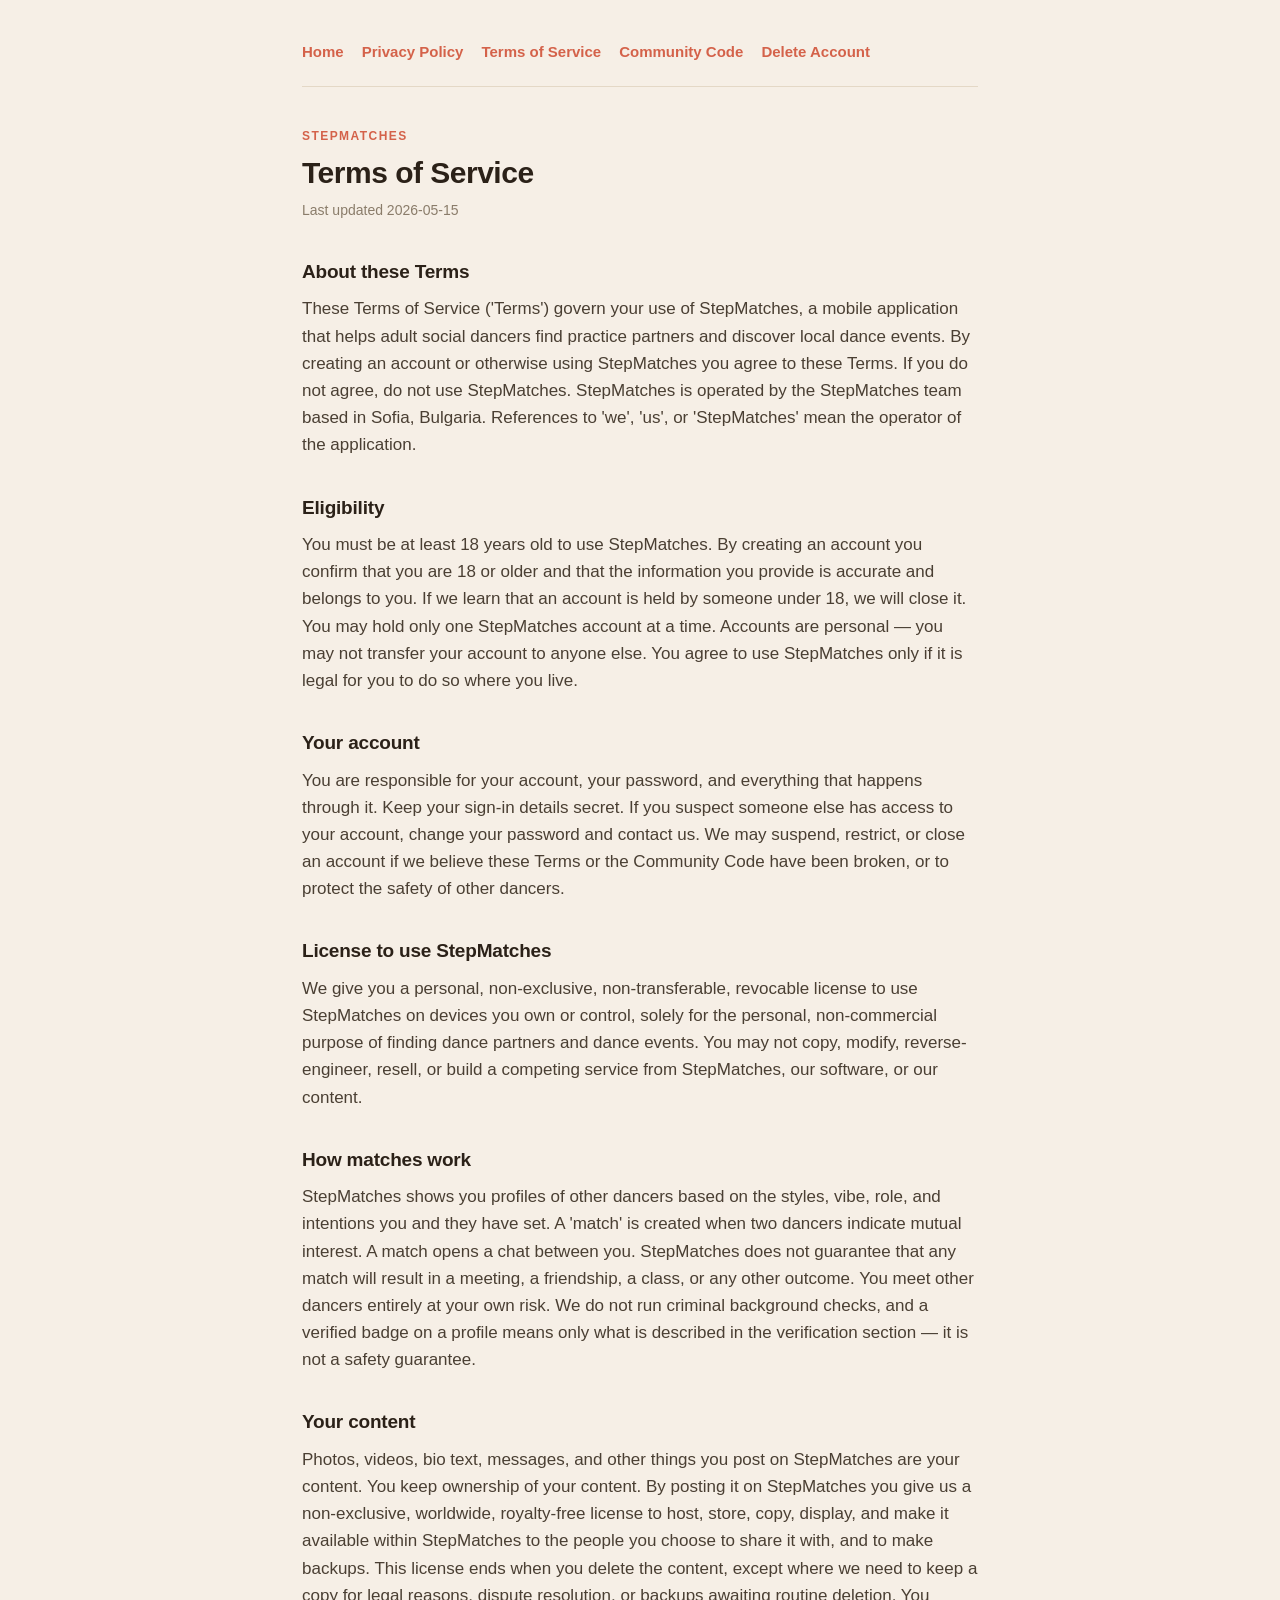
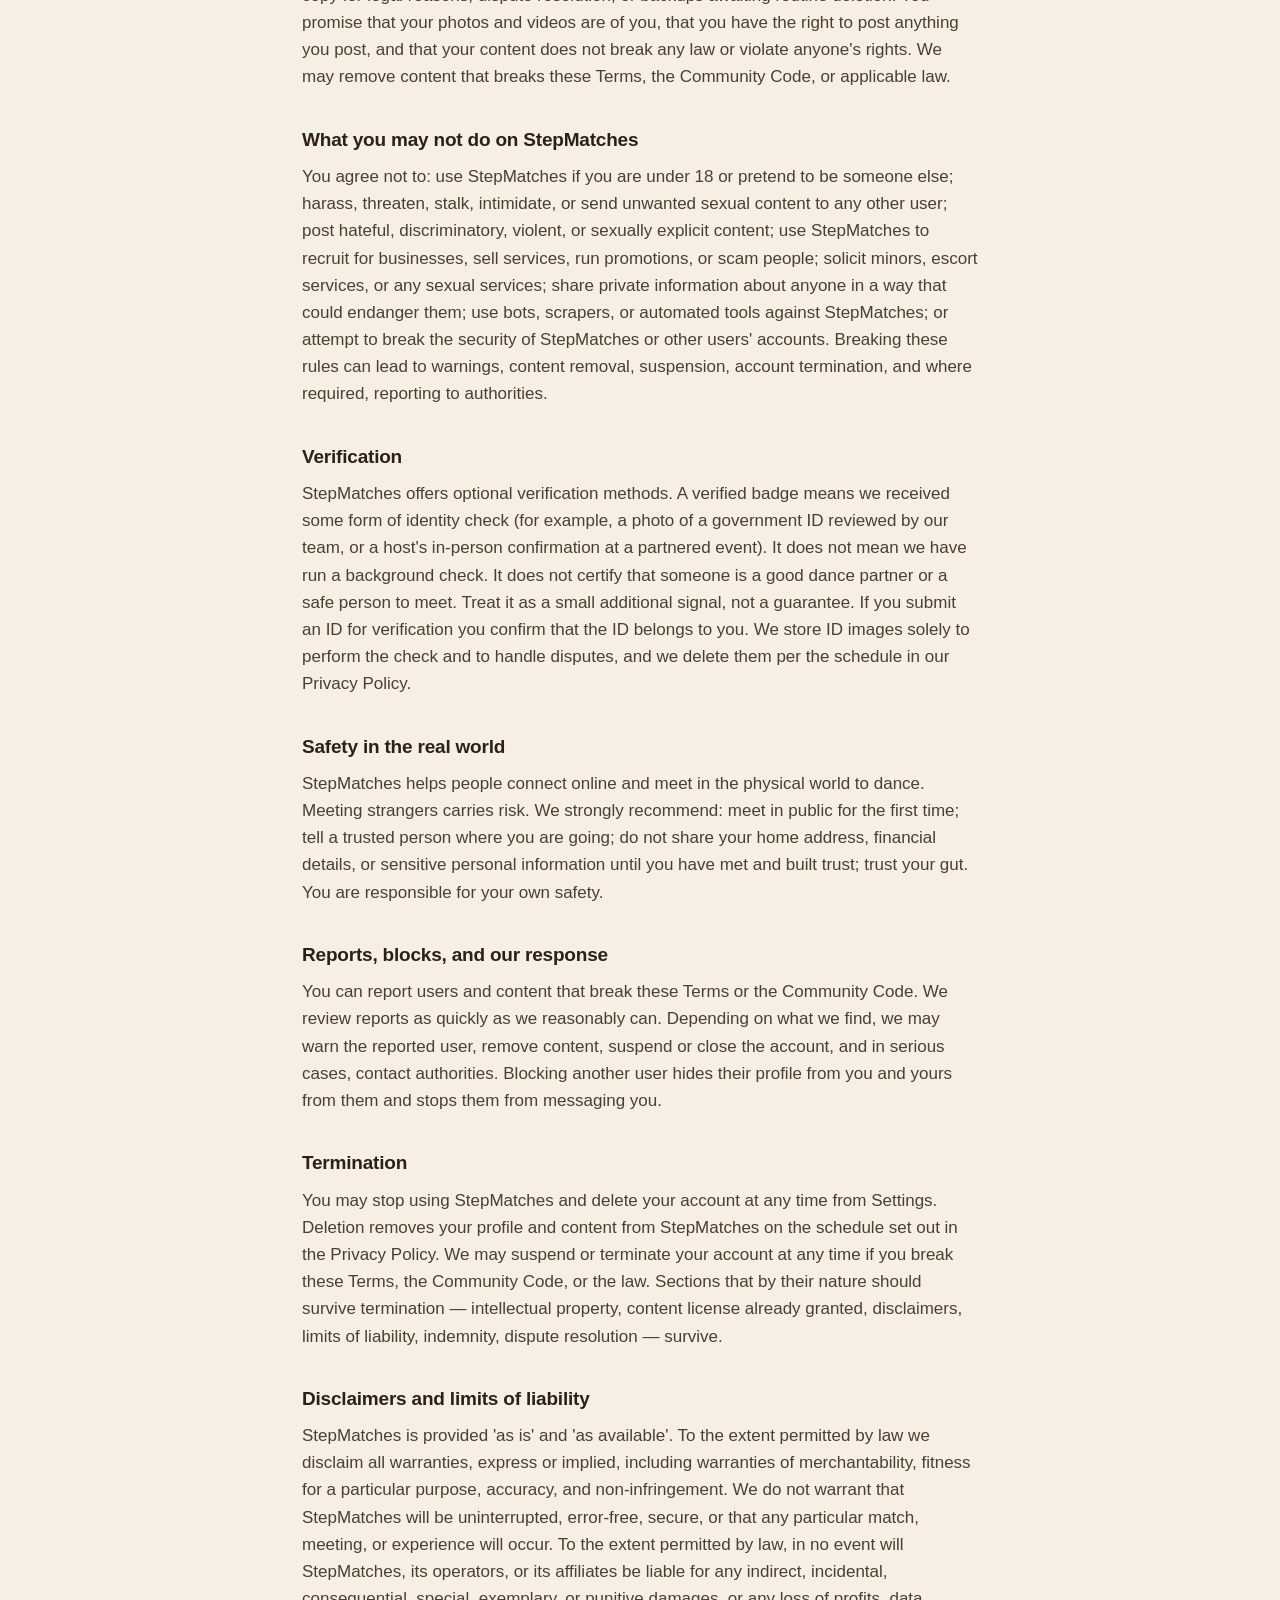
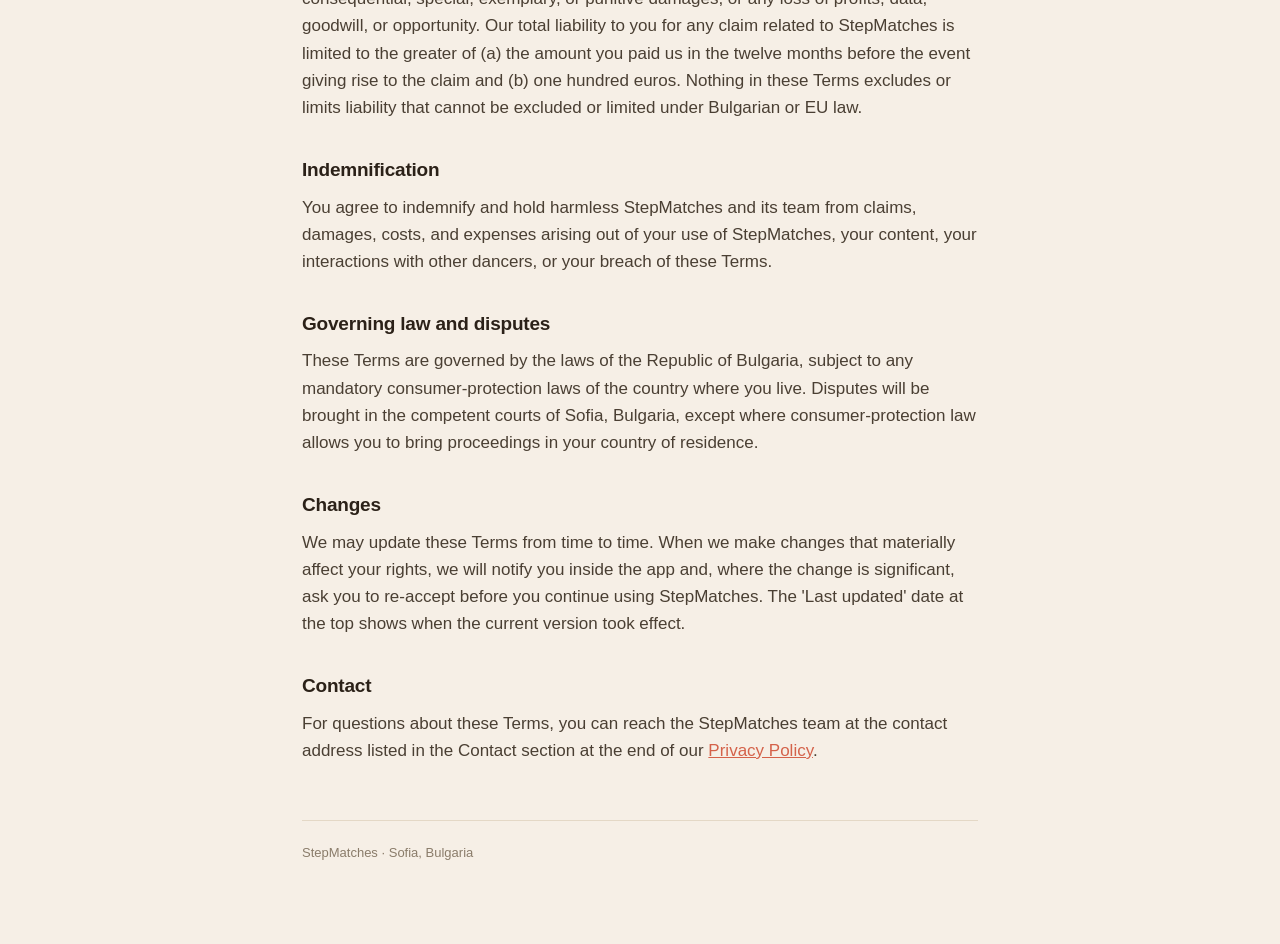
<file: terms.html>
<!doctype html>
<html lang="en">
<head>
<meta charset="utf-8">
<meta name="viewport" content="width=device-width, initial-scale=1">
<title>StepMatches — Terms of Service</title>
<link rel="stylesheet" href="style.css">
</head>
<body>
<main class="wrap">
  <nav class="nav">
    <a href="index.html">Home</a>
    <a href="privacy.html">Privacy Policy</a>
    <a href="terms.html">Terms of Service</a>
    <a href="community-code.html">Community Code</a>
    <a href="account-deletion.html">Delete Account</a>
  </nav>

  <p class="eyebrow">StepMatches</p>
  <h1>Terms of Service</h1>
  <p class="updated">Last updated 2026-05-15</p>

  <h2>About these Terms</h2>
  <p>These Terms of Service ('Terms') govern your use of StepMatches, a mobile application that helps adult social dancers find practice partners and discover local dance events. By creating an account or otherwise using StepMatches you agree to these Terms. If you do not agree, do not use StepMatches. StepMatches is operated by the StepMatches team based in Sofia, Bulgaria. References to 'we', 'us', or 'StepMatches' mean the operator of the application.</p>

  <h2>Eligibility</h2>
  <p>You must be at least 18 years old to use StepMatches. By creating an account you confirm that you are 18 or older and that the information you provide is accurate and belongs to you. If we learn that an account is held by someone under 18, we will close it. You may hold only one StepMatches account at a time. Accounts are personal — you may not transfer your account to anyone else. You agree to use StepMatches only if it is legal for you to do so where you live.</p>

  <h2>Your account</h2>
  <p>You are responsible for your account, your password, and everything that happens through it. Keep your sign-in details secret. If you suspect someone else has access to your account, change your password and contact us. We may suspend, restrict, or close an account if we believe these Terms or the Community Code have been broken, or to protect the safety of other dancers.</p>

  <h2>License to use StepMatches</h2>
  <p>We give you a personal, non-exclusive, non-transferable, revocable license to use StepMatches on devices you own or control, solely for the personal, non-commercial purpose of finding dance partners and dance events. You may not copy, modify, reverse-engineer, resell, or build a competing service from StepMatches, our software, or our content.</p>

  <h2>How matches work</h2>
  <p>StepMatches shows you profiles of other dancers based on the styles, vibe, role, and intentions you and they have set. A 'match' is created when two dancers indicate mutual interest. A match opens a chat between you. StepMatches does not guarantee that any match will result in a meeting, a friendship, a class, or any other outcome. You meet other dancers entirely at your own risk. We do not run criminal background checks, and a verified badge on a profile means only what is described in the verification section — it is not a safety guarantee.</p>

  <h2>Your content</h2>
  <p>Photos, videos, bio text, messages, and other things you post on StepMatches are your content. You keep ownership of your content. By posting it on StepMatches you give us a non-exclusive, worldwide, royalty-free license to host, store, copy, display, and make it available within StepMatches to the people you choose to share it with, and to make backups. This license ends when you delete the content, except where we need to keep a copy for legal reasons, dispute resolution, or backups awaiting routine deletion. You promise that your photos and videos are of you, that you have the right to post anything you post, and that your content does not break any law or violate anyone's rights. We may remove content that breaks these Terms, the Community Code, or applicable law.</p>

  <h2>What you may not do on StepMatches</h2>
  <p>You agree not to: use StepMatches if you are under 18 or pretend to be someone else; harass, threaten, stalk, intimidate, or send unwanted sexual content to any other user; post hateful, discriminatory, violent, or sexually explicit content; use StepMatches to recruit for businesses, sell services, run promotions, or scam people; solicit minors, escort services, or any sexual services; share private information about anyone in a way that could endanger them; use bots, scrapers, or automated tools against StepMatches; or attempt to break the security of StepMatches or other users' accounts. Breaking these rules can lead to warnings, content removal, suspension, account termination, and where required, reporting to authorities.</p>

  <h2>Verification</h2>
  <p>StepMatches offers optional verification methods. A verified badge means we received some form of identity check (for example, a photo of a government ID reviewed by our team, or a host's in-person confirmation at a partnered event). It does not mean we have run a background check. It does not certify that someone is a good dance partner or a safe person to meet. Treat it as a small additional signal, not a guarantee. If you submit an ID for verification you confirm that the ID belongs to you. We store ID images solely to perform the check and to handle disputes, and we delete them per the schedule in our Privacy Policy.</p>

  <h2>Safety in the real world</h2>
  <p>StepMatches helps people connect online and meet in the physical world to dance. Meeting strangers carries risk. We strongly recommend: meet in public for the first time; tell a trusted person where you are going; do not share your home address, financial details, or sensitive personal information until you have met and built trust; trust your gut. You are responsible for your own safety.</p>

  <h2>Reports, blocks, and our response</h2>
  <p>You can report users and content that break these Terms or the Community Code. We review reports as quickly as we reasonably can. Depending on what we find, we may warn the reported user, remove content, suspend or close the account, and in serious cases, contact authorities. Blocking another user hides their profile from you and yours from them and stops them from messaging you.</p>

  <h2>Termination</h2>
  <p>You may stop using StepMatches and delete your account at any time from Settings. Deletion removes your profile and content from StepMatches on the schedule set out in the Privacy Policy. We may suspend or terminate your account at any time if you break these Terms, the Community Code, or the law. Sections that by their nature should survive termination — intellectual property, content license already granted, disclaimers, limits of liability, indemnity, dispute resolution — survive.</p>

  <h2>Disclaimers and limits of liability</h2>
  <p>StepMatches is provided 'as is' and 'as available'. To the extent permitted by law we disclaim all warranties, express or implied, including warranties of merchantability, fitness for a particular purpose, accuracy, and non-infringement. We do not warrant that StepMatches will be uninterrupted, error-free, secure, or that any particular match, meeting, or experience will occur. To the extent permitted by law, in no event will StepMatches, its operators, or its affiliates be liable for any indirect, incidental, consequential, special, exemplary, or punitive damages, or any loss of profits, data, goodwill, or opportunity. Our total liability to you for any claim related to StepMatches is limited to the greater of (a) the amount you paid us in the twelve months before the event giving rise to the claim and (b) one hundred euros. Nothing in these Terms excludes or limits liability that cannot be excluded or limited under Bulgarian or EU law.</p>

  <h2>Indemnification</h2>
  <p>You agree to indemnify and hold harmless StepMatches and its team from claims, damages, costs, and expenses arising out of your use of StepMatches, your content, your interactions with other dancers, or your breach of these Terms.</p>

  <h2>Governing law and disputes</h2>
  <p>These Terms are governed by the laws of the Republic of Bulgaria, subject to any mandatory consumer-protection laws of the country where you live. Disputes will be brought in the competent courts of Sofia, Bulgaria, except where consumer-protection law allows you to bring proceedings in your country of residence.</p>

  <h2>Changes</h2>
  <p>We may update these Terms from time to time. When we make changes that materially affect your rights, we will notify you inside the app and, where the change is significant, ask you to re-accept before you continue using StepMatches. The 'Last updated' date at the top shows when the current version took effect.</p>

  <h2>Contact</h2>
  <p>For questions about these Terms, you can reach the StepMatches team at the contact address listed in the Contact section at the end of our <a href="privacy.html">Privacy Policy</a>.</p>

  <footer>StepMatches · Sofia, Bulgaria</footer>
</main>
</body>
</html>
</file>
<file: style.css>
:root {
  --cream: #f6efe6;
  --ink: #2b2118;
  --ink2: #4a3f33;
  --muted: #8a7c6a;
  --coral: #d4624a;
  --line: #e4d8c6;
  --maxw: 720px;
}

* { box-sizing: border-box; }

html { -webkit-text-size-adjust: 100%; }

body {
  margin: 0;
  background: var(--cream);
  color: var(--ink2);
  font-family: -apple-system, BlinkMacSystemFont, "Segoe UI", Roboto, Helvetica, Arial, sans-serif;
  line-height: 1.6;
  font-size: 17px;
}

.wrap {
  max-width: var(--maxw);
  margin: 0 auto;
  padding: 40px 22px 80px;
}

a { color: var(--coral); }

.eyebrow {
  text-transform: uppercase;
  letter-spacing: 0.12em;
  font-size: 12px;
  font-weight: 700;
  color: var(--coral);
  margin: 0 0 10px;
}

h1 {
  font-size: 30px;
  line-height: 1.15;
  color: var(--ink);
  margin: 0 0 8px;
  letter-spacing: -0.5px;
}

.updated {
  color: var(--muted);
  font-size: 14px;
  margin: 0 0 36px;
}

h2 {
  font-size: 19px;
  color: var(--ink);
  margin: 34px 0 8px;
  letter-spacing: -0.2px;
}

p { margin: 0 0 14px; }

.nav {
  display: flex;
  flex-wrap: wrap;
  gap: 8px 18px;
  margin: 0 0 40px;
  padding: 0 0 22px;
  border-bottom: 1px solid var(--line);
  font-size: 15px;
}

.nav a { text-decoration: none; font-weight: 600; }

.home-list { list-style: none; padding: 0; margin: 28px 0 0; }

.home-list li { margin: 0 0 14px; }

.home-list a {
  display: block;
  background: #fff;
  border: 1px solid var(--line);
  border-radius: 14px;
  padding: 18px 20px;
  text-decoration: none;
  color: var(--ink);
  font-weight: 600;
}

.home-list small {
  display: block;
  color: var(--muted);
  font-weight: 400;
  font-size: 14px;
  margin-top: 4px;
}

footer {
  margin-top: 56px;
  padding-top: 22px;
  border-top: 1px solid var(--line);
  color: var(--muted);
  font-size: 13px;
}
</file>
